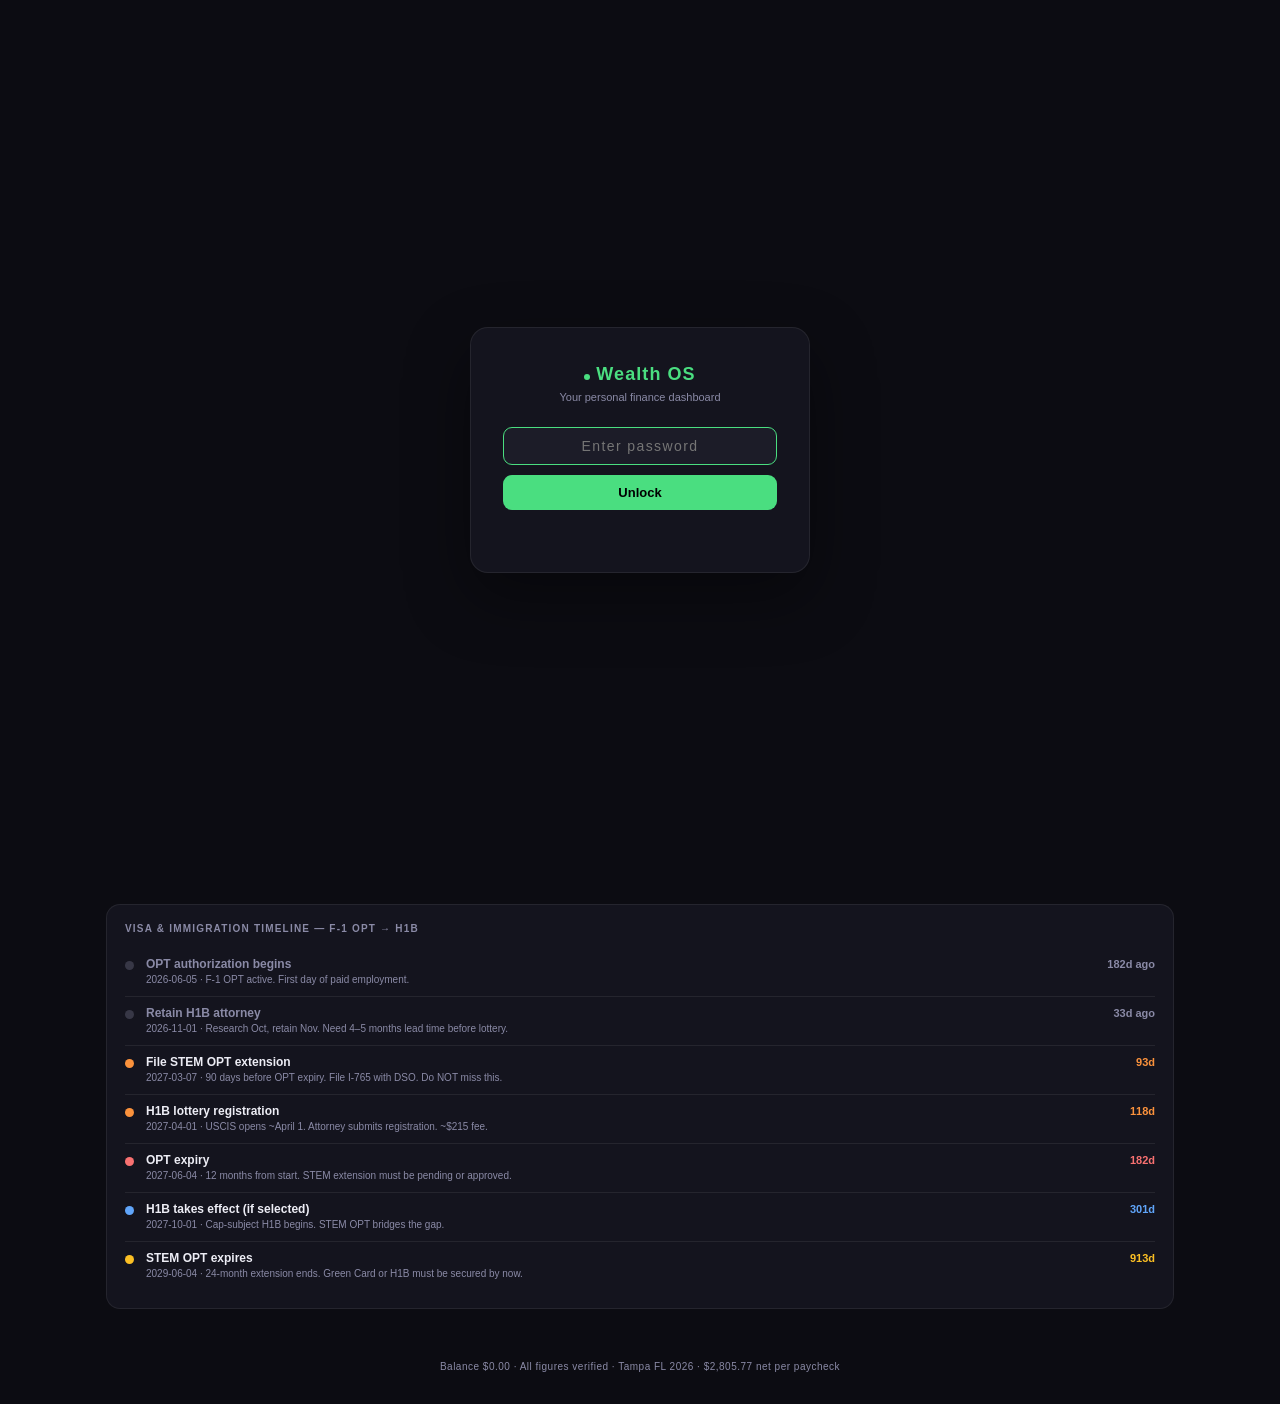
<file: index.html>
<!DOCTYPE html>
<html lang="en">
<head>
  <meta charset="UTF-8">
  <meta name="viewport" content="width=device-width, initial-scale=1.0">
  <!-- SEO & Social -->
  <title>Wealth OS — Tampa 2026</title>
  <meta name="description" content="Personal finance and wealth management dashboard. $87K salary, F-1 OPT, Tampa FL — building wealth from day one.">
  <meta property="og:title" content="Wealth OS — Tampa 2026">
  <meta property="og:description" content="Personal finance dashboard: budget, wealth building, Ghana remittance, and 31-year roadmap.">
  <meta property="og:type" content="website">
  <meta name="theme-color" content="#4ade80">

  <!-- PWA -->
  <link rel="manifest" href="manifest.json">

  <!-- Stylesheets -->
  <link rel="stylesheet" href="css/styles.css">
  <link rel="stylesheet" href="css/print.css">
</head>
<body>

  <!-- Password Gate -->
  <div id="gate" role="dialog" aria-modal="true" aria-label="Login">
    <div id="gate-box">
      <div id="gate-logo"><span class="dot" aria-hidden="true"></span>Wealth OS</div>
      <p id="gate-sub">Your personal finance dashboard</p>
      <form id="gate-form" autocomplete="off">
        <label for="gate-input" class="sr-only">Password</label>
        <input id="gate-input" type="password" placeholder="Enter password" autocomplete="current-password">
        <button type="submit">Unlock</button>
        <p id="gate-err" aria-live="polite"></p>
      </form>
    </div>
  </div>

  <!-- Skip Navigation Link (accessibility) -->
  <a href="#overview" id="skip-link">Skip to main content</a>

  <!-- Navigation / Tablist -->
  <nav id="nav" aria-label="Dashboard sections">
    <span id="navbrand" aria-label="Wealth OS Dashboard"><span class="dot" aria-hidden="true"></span>Wealth OS</span>

    <div role="tablist" aria-label="Dashboard tabs" style="display:flex;gap:2px;flex-wrap:wrap;flex:1">
      <button id="tab-overview"  class="ntab on" role="tab" data-tab="overview"  aria-selected="true"  aria-controls="overview">Overview</button>
      <button id="tab-budget"    class="ntab"    role="tab" data-tab="budget"    aria-selected="false" aria-controls="budget">Budget</button>
      <button id="tab-table"     class="ntab"    role="tab" data-tab="table"     aria-selected="false" aria-controls="table">Full Table</button>
      <button id="tab-wealth"    class="ntab"    role="tab" data-tab="wealth"    aria-selected="false" aria-controls="wealth">Wealth</button>
      <button id="tab-dating"    class="ntab"    role="tab" data-tab="dating"    aria-selected="false" aria-controls="dating">Relationship</button>
      <button id="tab-ghana"     class="ntab"    role="tab" data-tab="ghana"     aria-selected="false" aria-controls="ghana">Ghana</button>
      <button id="tab-roadmap"   class="ntab"    role="tab" data-tab="roadmap"   aria-selected="false" aria-controls="roadmap">Roadmap</button>
      <button id="tab-checklist" class="ntab"    role="tab" data-tab="checklist" aria-selected="false" aria-controls="checklist">Checklist</button>
      <button id="tab-tracker"   class="ntab"    role="tab" data-tab="tracker"   aria-selected="false" aria-controls="tracker">Tracker</button>
      <button id="tab-networth"  class="ntab"    role="tab" data-tab="networth"  aria-selected="false" aria-controls="networth">Net Worth</button>
    </div>

    <button id="theme-toggle" aria-label="Switch to light mode">🌙</button>
  </nav>

  <main>

    <!-- ── Overview ───────────────────────────────────────────────────────── -->
    <section class="sec on" id="overview" role="tabpanel" aria-labelledby="tab-overview" aria-hidden="false" tabindex="-1">
      <div style="padding:8px 0 20px;display:flex;justify-content:space-between;align-items:flex-start;gap:12px">
        <div>
          <div style="font-size:9px;letter-spacing:.15em;text-transform:uppercase;color:var(--muted);margin-bottom:8px">
            Personal Finance Dashboard · Tampa FL · Age 29 · OPT F-1
          </div>
          <h1 style="font-size:clamp(26px,4vw,44px);font-weight:800;line-height:1.05;margin-bottom:6px">
            Your Wealth<br>Starts Here.
          </h1>
          <p style="font-size:13px;color:var(--muted)">
            $87,000 salary · <span style="color:var(--green);font-weight:600">No FL state tax · No FICA on OPT</span> · 26 pay periods · <span id="overview-date-label"></span>
          </p>
        </div>
        <button id="btnPrintOverview" class="tact-btn" style="white-space:nowrap;flex-shrink:0;margin-top:8px" aria-label="Print or save overview as PDF">📄 Save PDF</button>
      </div>

      <div class="kgrid" id="kgrid" aria-label="Key financial metrics"></div>

      <!-- Live spending pulse — populated by renderOverviewTrackerPulse() -->
      <div id="overview-tracker-pulse" style="margin-bottom:16px"></div>

      <div class="g2">
        <div class="card fi">
          <div class="card-title">Allocation breakdown</div>
          <div class="donut-inner">
            <svg id="donutSvg" width="110" height="110" viewBox="0 0 110 110" style="flex-shrink:0"></svg>
            <div class="dleg" id="dleg" aria-label="Category allocation legend"></div>
          </div>
        </div>
        <div class="card fi">
          <div class="card-title">Spending by category</div>
          <div class="blist" id="blist"></div>
        </div>
      </div>

      <div class="accel" aria-label="Year 2 wealth acceleration summary">
        <div class="card-title">Year 2 acceleration — when emergency fund + H1B complete</div>
        <div class="acrow">
          <div class="acn"><div class="acl">Year 1 investing/yr</div><div class="acv" style="color:var(--muted)">$7,233</div></div>
          <div class="arr" aria-hidden="true">→</div>
          <div class="acn"><div class="acl">Year 2+ investing/yr</div><div class="acv" style="color:var(--green)">$16,723</div></div>
          <div class="arr" aria-hidden="true">→</div>
          <div class="acn"><div class="acl">Savings rate yr 2+</div><div class="acv" style="color:var(--green)">35.9%</div></div>
          <p class="acnote">Emergency fund ~Month 23. H1B ~Month 13-18. Redirect <strong style="color:var(--text)">+$365/BW</strong> to brokerage. Wealth building accelerates massively.</p>
        </div>
      </div>

      <!-- Visa / Immigration Timeline -->
      <div class="card" style="margin-top:14px">
        <div class="card-title">Visa &amp; immigration timeline — F-1 OPT → H1B</div>
        <div id="visa-timeline" style="margin-top:6px"></div>
      </div>
    </section>

    <!-- ── Budget ──────────────────────────────────────────────────────────── -->
    <section class="sec" id="budget" role="tabpanel" aria-labelledby="tab-budget" aria-hidden="true" tabindex="-1">
      <div class="sbar">
        <label for="sinp" class="sr-only">Search budget items</label>
        <span class="sico" aria-hidden="true">⌕</span>
        <input class="sinp" type="search" id="sinp" placeholder="Search items..." autocomplete="off">
      </div>
      <div class="vtog" role="group" aria-label="Budget period view" id="budgetVtog">
        <button class="vtb on" aria-pressed="true"  data-view="bw">Biweekly</button>
        <button class="vtb"    aria-pressed="false" data-view="mo">Monthly</button>
        <button class="vtb"    aria-pressed="false" data-view="yr">Annual</button>
      </div>
      <div class="bgrid" id="bgrid"></div>
    </section>

    <!-- ── Full Table ──────────────────────────────────────────────────────── -->
    <section class="sec" id="table" role="tabpanel" aria-labelledby="tab-table" aria-hidden="true" tabindex="-1">
      <div class="vtog" role="group" aria-label="Table period view" id="tableVtog">
        <button class="vtb on" aria-pressed="true"  data-view="bw">Biweekly</button>
        <button class="vtb"    aria-pressed="false" data-view="mo">Monthly</button>
        <button class="vtb"    aria-pressed="false" data-view="yr">Annual</button>
      </div>
      <div class="table-actions">
        <button class="tact-btn primary" id="btnExportCSV" aria-label="Export budget table as CSV file">
          ↓ Export CSV
        </button>
        <button class="tact-btn" id="btnPrint" aria-label="Print this budget table">
          ⎙ Print
        </button>
      </div>
      <div class="card">
        <div class="twrap">
          <table id="ftable">
            <caption class="sr-only">Full budget breakdown — all income and expense line items</caption>
          </table>
        </div>
      </div>
    </section>

    <!-- ── Wealth ──────────────────────────────────────────────────────────── -->
    <section class="sec" id="wealth" role="tabpanel" aria-labelledby="tab-wealth" aria-hidden="true" tabindex="-1">
      <div class="pgrid" id="pgrid" aria-label="Wealth goal progress"></div>
      <div class="g2" style="margin-bottom:14px">
        <div class="card" style="grid-column:1/-1">
          <div class="card-title">Portfolio projection — 7% avg annual return</div>
          <div class="tl" id="tl" style="margin-top:8px" aria-label="31-year wealth projection timeline"></div>
        </div>
      </div>
      <div class="card">
        <div class="card-title">401k &amp; HSA — pre-tax, not in net budget — ask HR Day 1</div>
        <div style="font-size:11px;color:var(--muted);line-height:1.7;max-width:640px">
          <strong style="color:var(--text)">401k match:</strong> If employer matches 4% of $87K =
          <strong style="color:var(--green)">$3,480/yr FREE</strong>.
          Never appears in net take-home — HR deducts pre-tax. Contribute minimum to capture full match on Day 1.
          At 7% over 31 years = <strong style="color:var(--green)">+$380,000+</strong> at retirement.<br><br>
          <strong style="color:var(--text)">HSA:</strong> If employer offers High-Deductible Health Plan, open an HSA immediately.
          Triple tax advantage: pre-tax contributions, tax-free growth, tax-free medical withdrawals. 2026 limit: $4,150/yr.
        </div>
      </div>
    </section>

    <!-- ── Relationship ────────────────────────────────────────────────────── -->
    <section class="sec" id="dating" role="tabpanel" aria-labelledby="tab-dating" aria-hidden="true" tabindex="-1">
      <div class="kgrid" style="margin-bottom:20px" aria-label="Relationship budget metrics">
        <div class="kpi"><div class="kl">Dating/paycheck</div><div class="kv" style="color:var(--orange)">$175</div><div class="ks">6.2% of net</div></div>
        <div class="kpi"><div class="kl">Annual cost</div><div class="kv">$2,836</div><div class="ks">excl ring &amp; wedding</div></div>
        <div class="kpi"><div class="kl">Ring fund/yr</div><div class="kv" style="color:var(--gold)">$1,300</div><div class="ks">ready ~age 32</div></div>
        <div class="kpi"><div class="kl">Wedding fund/yr</div><div class="kv" style="color:var(--purple)">$650</div><div class="ks">target $8-12K</div></div>
      </div>
      <h2 class="sh">Budget breakdown</h2>
      <div class="dgrid" id="dbudg"></div>
      <h2 class="sh">Annual occasions</h2>
      <div class="dgrid" id="docc"></div>
      <h2 class="sh">Free &amp; cheap Tampa dates</h2>
      <div class="dgrid" id="dfree"></div>
      <h2 class="sh">Marriage milestones</h2>
      <div class="dgrid" id="dmarr"></div>
    </section>

    <!-- ── Ghana ──────────────────────────────────────────────────────────── -->
    <section class="sec" id="ghana" role="tabpanel" aria-labelledby="tab-ghana" aria-hidden="true" tabindex="-1">
      <div class="ghl" role="region" aria-label="Ghana family support overview">
        <div class="ghlt"><span aria-hidden="true">🌍</span> You carry 9 people. This is their lifeline.</div>
        <div class="ghpills" aria-label="Key remittance facts">
          <div class="ghp"><strong>$295/BW</strong> total</div>
          <div class="ghp"><strong>$7,670/yr</strong> annual</div>
          <div class="ghp"><strong>10.5%</strong> of net</div>
          <div class="ghp">Use <strong>Lemfi/Sendwave</strong> — fees 0-1%</div>
          <div class="ghp"><strong>NEVER</strong> Western Union (5-8% fees)</div>
          <div class="ghp">Drops to <strong>9.4%</strong> after emergency fund hits $1,500</div>
        </div>
      </div>
      <div class="bgrid" id="ggrid"></div>
      <div class="card" style="margin-top:14px">
        <div class="card-title">Long-term Ghana plan</div>
        <div id="gplan" style="display:flex;flex-direction:column;gap:12px;margin-top:4px"></div>
      </div>
    </section>

    <!-- ── Roadmap ────────────────────────────────────────────────────────── -->
    <section class="sec" id="roadmap" role="tabpanel" aria-labelledby="tab-roadmap" aria-hidden="true" tabindex="-1">
      <div class="rgrid" id="rgrid" aria-label="5-phase wealth and career roadmap"></div>
    </section>

    <!-- ── Checklist ──────────────────────────────────────────────────────── -->
    <section class="sec" id="checklist" role="tabpanel" aria-labelledby="tab-checklist" aria-hidden="true" tabindex="-1">
      <div style="margin-bottom:14px">
        <div style="font-size:9px;color:var(--muted);letter-spacing:.1em;text-transform:uppercase;margin-bottom:5px">Progress</div>
        <div class="cpbar" role="progressbar" aria-valuemin="0" aria-valuemax="100" aria-valuenow="0">
          <div class="cpfill" id="cpfill"></div>
        </div>
        <div id="ccount" style="font-size:10px;color:var(--muted);margin-top:4px" aria-live="polite" aria-atomic="true"></div>
      </div>
      <div class="clist" id="clist" aria-label="Action checklist — click to mark complete"></div>
    </section>


    <!-- ── Tracker ──────────────────────────────────────────────────────────── -->
    <section class="sec" id="tracker" role="tabpanel" aria-labelledby="tab-tracker" aria-hidden="true" tabindex="-1">

      <!-- Period navigation header -->
      <div id="tracker-period-header"></div>

      <!-- KPI summary -->
      <div class="kgrid" id="tracker-kpis" aria-label="Pay period spending summary"></div>

      <!-- Period notes — auto-saved per pay period -->
      <div id="tracker-notes-wrap" style="margin-bottom:14px"></div>

      <!-- Insights strip -->
      <div class="card" style="margin-bottom:14px;padding:12px 16px">
        <div class="card-title" style="margin-bottom:8px">Pulse</div>
        <div id="tracker-insights"></div>
      </div>

      <div class="g2" style="margin-bottom:14px">
        <!-- Add transaction form -->
        <div class="card fi">
          <div class="card-title">Log a transaction</div>
          <div id="tracker-form-container" style="margin-top:10px"></div>
        </div>

        <!-- Planned vs Actual chart -->
        <div class="card fi" style="overflow-y:auto;max-height:520px">
          <div class="card-title">Planned vs actual — this period</div>
          <div id="tracker-chart" style="margin-top:10px"></div>
        </div>
      </div>

      <!-- Transaction log -->
      <div class="card">
        <div class="card-title">Transaction log</div>
        <div id="tracker-log"></div>
      </div>

      <!-- Multi-period spending comparison -->
      <div id="tracker-multi-period"></div>

      <!-- Backup & Restore -->
      <div id="tracker-backup"></div>

    </section>

    <!-- ── Net Worth ─────────────────────────────────────────────────────────── -->
    <section class="sec" id="networth" role="tabpanel" aria-labelledby="tab-networth" aria-hidden="true" tabindex="-1">
      <!-- KPI summary -->
      <div class="kgrid" id="nw-kpis" style="margin-bottom:16px" aria-label="Net worth summary"></div>

      <div class="g2" style="margin-bottom:14px">
        <!-- Add snapshot form -->
        <div class="card fi">
          <div class="card-title">Add snapshot</div>
          <div id="nw-form-container" style="margin-top:10px"></div>
        </div>

        <!-- Latest breakdown -->
        <div class="card fi">
          <div class="card-title">Latest breakdown</div>
          <div id="nw-breakdown" class="blist" style="margin-top:10px"></div>
        </div>
      </div>

      <!-- Trend chart -->
      <div class="card" style="margin-bottom:14px">
        <div class="card-title">Net worth over time</div>
        <div id="nw-chart" style="margin-top:8px"></div>
      </div>

      <!-- History -->
      <div class="card" style="margin-bottom:14px">
        <div class="card-title">Snapshot history</div>
        <div id="nw-history" style="margin-top:8px"></div>
      </div>

      <!-- Credit score tracker -->
      <div class="card">
        <div class="card-title">Credit score tracker</div>
        <div id="cs-section" style="margin-top:8px"></div>
      </div>
    </section>

  </main>

  <footer style="text-align:center;padding:32px 16px;font-size:10px;color:var(--muted);letter-spacing:.05em;position:relative;z-index:1" role="contentinfo">
    Balance $0.00 · All figures verified · Tampa FL 2026 · $2,805.77 net per paycheck
  </footer>

  <!-- Scripts: data first, then tracker, then networth, then app logic -->
  <script src="js/data.js" defer></script>
  <script src="js/tracker.js" defer></script>
  <script src="js/networth.js" defer></script>
  <script src="js/app.js" defer></script>

</body>
</html>
</file>
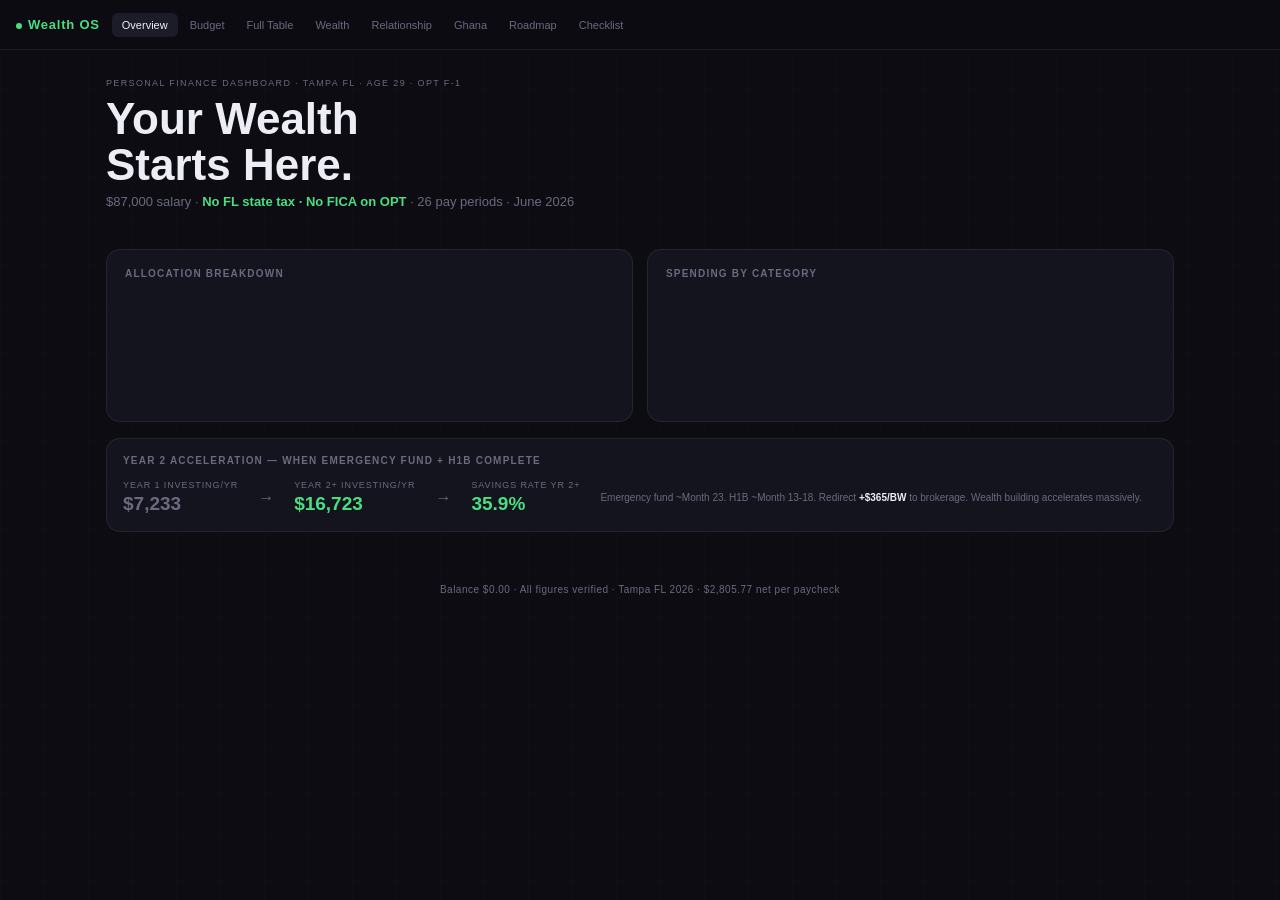
<file: WealthOS_Dashboard.html>
<!DOCTYPE html>
<html lang="en">
<head>
<meta charset="UTF-8">
<meta name="viewport" content="width=device-width, initial-scale=1.0">
<title>Wealth OS — Tampa 2026</title>
<style>
*{margin:0;padding:0;box-sizing:border-box}
:root{
  --bg:#0c0c12;--surf:#14141e;--surf2:#1c1c28;
  --border:rgba(255,255,255,0.07);--brig:rgba(255,255,255,0.13);
  --text:#ededf5;--muted:#6a6a80;
  --green:#4ade80;--purple:#a78bfa;--orange:#fb923c;
  --gold:#fbbf24;--red:#f87171;--blue:#60a5fa;--teal:#2dd4bf;--pink:#f472b6;
}
body{font-family:-apple-system,BlinkMacSystemFont,'Segoe UI',sans-serif;background:var(--bg);color:var(--text);min-height:100vh;overflow-x:hidden}
body::before{content:'';position:fixed;inset:0;background-image:linear-gradient(rgba(255,255,255,0.012) 1px,transparent 1px),linear-gradient(90deg,rgba(255,255,255,0.012) 1px,transparent 1px);background-size:44px 44px;pointer-events:none;z-index:0}
#nav{position:sticky;top:0;z-index:50;background:rgba(12,12,18,0.95);backdrop-filter:blur(16px);border-bottom:1px solid var(--border);padding:0 16px;display:flex;align-items:center;gap:2px;min-height:50px;flex-wrap:wrap}
#navbrand{font-size:13px;font-weight:700;color:var(--green);letter-spacing:.06em;margin-right:10px;white-space:nowrap}
.ntab{font-size:11px;font-weight:500;color:var(--muted);background:none;border:none;cursor:pointer;padding:6px 10px;border-radius:6px;transition:all .15s;white-space:nowrap}
.ntab:hover{color:var(--text);background:var(--surf2)}.ntab.on{color:var(--text);background:var(--surf2)}
.sec{display:none;padding:20px 16px;max-width:1100px;margin:0 auto;position:relative;z-index:1}.sec.on{display:block}
.card{background:var(--surf);border:1px solid var(--border);border-radius:14px;padding:18px;transition:border-color .2s}.card:hover{border-color:var(--brig)}
.card-title{font-size:10px;letter-spacing:.12em;text-transform:uppercase;color:var(--muted);margin-bottom:14px;font-weight:600}
.kgrid{display:grid;grid-template-columns:repeat(auto-fit,minmax(140px,1fr));gap:10px;margin-bottom:20px}
.kpi{background:var(--surf);border:1px solid var(--border);border-radius:12px;padding:14px;transition:all .2s}.kpi:hover{border-color:var(--brig);transform:translateY(-1px)}
.kl{font-size:9px;letter-spacing:.1em;text-transform:uppercase;color:var(--muted);margin-bottom:6px}.kv{font-size:21px;font-weight:700}.ks{font-size:10px;color:var(--muted);margin-top:3px}
.g2{display:grid;grid-template-columns:1fr 1fr;gap:14px;margin-bottom:16px}
@media(max-width:600px){.g2{grid-template-columns:1fr}}
.donut-inner{display:flex;align-items:center;gap:18px}
.dleg{flex:1;display:flex;flex-direction:column;gap:6px}
.dli{display:flex;align-items:center;gap:7px;font-size:11px}.dlid{width:8px;height:8px;border-radius:2px;flex-shrink:0}
.dlin{flex:1;color:var(--muted)}.dliv{font-size:11px;font-weight:600}.dlip{font-size:10px;color:var(--muted);min-width:34px;text-align:right}
.blist{display:flex;flex-direction:column;gap:9px}
.bitem .bh{display:flex;justify-content:space-between;font-size:11px;margin-bottom:3px}
.bname{color:var(--muted)}.bamnt{font-weight:600}
.btrack{height:4px;background:rgba(255,255,255,0.06);border-radius:99px;overflow:hidden}.bfill{height:100%;border-radius:99px}
.vtog{display:flex;gap:3px;background:var(--surf);border:1px solid var(--border);border-radius:7px;padding:3px;margin-bottom:16px;width:fit-content}
.vtb{font-size:11px;font-weight:500;color:var(--muted);background:none;border:none;cursor:pointer;padding:4px 11px;border-radius:5px;transition:all .15s}.vtb.on{background:var(--surf2);color:var(--text)}
.bgrid{display:grid;grid-template-columns:repeat(auto-fill,minmax(300px,1fr));gap:10px}
.bcard{background:var(--surf);border:1px solid var(--border);border-radius:14px;overflow:hidden;transition:all .2s}.bcard:hover{border-color:var(--brig);transform:translateY(-2px);box-shadow:0 8px 24px rgba(0,0,0,.3)}
.bch{padding:12px 14px;display:flex;align-items:center;justify-content:space-between;border-bottom:1px solid var(--border)}
.bchl{display:flex;align-items:center;gap:8px}.bcname{font-size:13px;font-weight:700}.bcpct{font-size:10px;color:var(--muted);background:var(--surf2);padding:1px 6px;border-radius:4px}.bctot{font-size:13px;font-weight:700;color:var(--green)}
.bcbar{height:2px;background:linear-gradient(90deg,var(--brig),transparent);margin:0 14px 6px}
.bitem2{display:flex;align-items:flex-start;justify-content:space-between;padding:5px 14px;transition:background .1s}.bitem2:hover{background:rgba(255,255,255,.02)}
.biml{display:flex;align-items:flex-start;gap:7px;flex:1}.bimd{width:5px;height:5px;border-radius:50%;background:var(--border);flex-shrink:0;margin-top:4px}.bimd.b{background:var(--purple)}
.bimn{font-size:11px;color:var(--muted);line-height:1.3}.bimno{font-size:9px;color:rgba(106,106,128,.7);margin-top:1px}.bima{font-size:12px;font-weight:600;flex-shrink:0;padding-left:8px}.bima.z{color:var(--red);opacity:.7}
.sbar{position:relative;margin-bottom:14px}
.sinp{width:100%;padding:9px 12px 9px 32px;background:var(--surf);border:1px solid var(--border);border-radius:9px;color:var(--text);font-size:12px;outline:none;transition:border-color .2s}.sinp:focus{border-color:var(--brig)}.sico{position:absolute;left:10px;top:50%;transform:translateY(-50%);color:var(--muted);font-size:13px;pointer-events:none}
.twrap{overflow-x:auto}
table{width:100%;border-collapse:collapse;font-size:11px}
thead th{font-size:9px;letter-spacing:.1em;text-transform:uppercase;color:var(--muted);padding:7px 10px;border-bottom:1px solid var(--border);text-align:right;font-weight:600}
thead th:first-child{text-align:left}
tbody tr{border-bottom:1px solid rgba(255,255,255,.025)}tbody tr:hover{background:rgba(255,255,255,.018)}
tbody td{padding:7px 10px;color:var(--muted);text-align:right}tbody td:first-child{text-align:left;color:var(--text)}
.sr td{font-weight:700;background:var(--surf2);color:var(--text)}.tg{color:var(--green)!important;font-weight:700}.tm{color:var(--muted)!important;font-size:10px!important}
.pgrid{display:grid;grid-template-columns:repeat(auto-fill,minmax(200px,1fr));gap:10px;margin-bottom:18px}
.pc{background:var(--surf);border:1px solid var(--border);border-radius:12px;padding:14px}
.pcl{font-size:10px;color:var(--muted);margin-bottom:3px}.pca{font-size:19px;font-weight:700;margin-bottom:2px}.pcs{font-size:10px;color:var(--muted);margin-bottom:8px}
.pbar{height:3px;background:rgba(255,255,255,.06);border-radius:99px;overflow:hidden}.pfill{height:100%;border-radius:99px}.pcpct{font-size:9px;color:var(--muted);margin-top:4px}
.tl{position:relative;padding-left:20px}.tl::before{content:'';position:absolute;left:0;top:6px;bottom:6px;width:1px;background:var(--border)}
.tli{position:relative;margin-bottom:18px}.tli::before{content:'';position:absolute;left:-24px;top:5px;width:8px;height:8px;border-radius:50%;border:1.5px solid var(--brig);background:var(--bg);transition:all .2s}.tli:hover::before{background:var(--green);border-color:var(--green);box-shadow:0 0 8px var(--green)}
.tla{font-size:9px;color:var(--muted);letter-spacing:.08em;text-transform:uppercase;margin-bottom:2px}.tlp{font-size:18px;font-weight:700;color:var(--green);margin-bottom:2px}.tls{font-size:11px;color:var(--muted)}
.dgrid{display:grid;grid-template-columns:repeat(auto-fill,minmax(230px,1fr));gap:10px;margin-bottom:24px}
.dc{background:var(--surf);border:1px solid var(--border);border-radius:12px;padding:14px;transition:all .2s}.dc:hover{border-color:var(--brig)}
.dtag{font-size:9px;letter-spacing:.1em;text-transform:uppercase;color:var(--orange);margin-bottom:6px}.dtit{font-size:13px;font-weight:600;margin-bottom:3px}.dbud{font-size:14px;font-weight:700;color:var(--green)}.dnote{font-size:10px;color:var(--muted);margin-top:4px;line-height:1.4}
.ftag{display:inline-block;background:rgba(74,222,128,.1);color:var(--green);font-size:9px;padding:1px 6px;border-radius:4px;margin-bottom:4px}
.ghl{background:linear-gradient(135deg,rgba(248,113,113,.07),rgba(248,113,113,.02));border:1px solid rgba(248,113,113,.2);border-radius:12px;padding:14px;margin-bottom:18px}
.ghlt{font-size:14px;font-weight:700;color:var(--red);margin-bottom:8px}
.ghpills{display:flex;flex-wrap:wrap;gap:6px}.ghp{font-size:10px;background:rgba(255,255,255,.04);border:1px solid var(--border);border-radius:5px;padding:3px 8px;color:var(--muted)}.ghp strong{color:var(--text)}
.rgrid{display:grid;grid-template-columns:repeat(auto-fill,minmax(260px,1fr));gap:10px}
.rc{background:var(--surf);border:1px solid var(--border);border-radius:12px;padding:14px;transition:all .2s}.rc:hover{border-color:var(--brig)}
.rph{font-size:9px;letter-spacing:.12em;text-transform:uppercase;margin-bottom:8px;font-weight:600}
.rit{display:flex;align-items:flex-start;gap:7px;font-size:11px;color:var(--muted);line-height:1.4;margin-bottom:6px}.rd{width:4px;height:4px;border-radius:50%;background:var(--green);flex-shrink:0;margin-top:5px}.rd.o{background:var(--orange)}.rd.p{background:var(--purple)}.rd.t{background:var(--teal)}
.clist{display:flex;flex-direction:column;gap:7px}
.ci{display:flex;align-items:flex-start;gap:9px;background:var(--surf);border:1px solid var(--border);border-radius:9px;padding:11px 12px;transition:all .2s;cursor:pointer}.ci:hover{border-color:var(--brig)}.ci.done{opacity:.5;border-color:rgba(74,222,128,.15)}
.cbox{width:17px;height:17px;border-radius:4px;border:1.5px solid var(--brig);display:flex;align-items:center;justify-content:center;flex-shrink:0;margin-top:1px;transition:all .2s}.ci.done .cbox{background:var(--green);border-color:var(--green)}
.ctick{display:none;font-size:9px;font-weight:800;color:#000}.ci.done .ctick{display:block}
.cc{flex:1}.ctit{font-size:12px;font-weight:600;margin-bottom:2px}.cdesc{font-size:10px;color:var(--muted);line-height:1.4}
.ctag{font-size:8px;letter-spacing:.07em;text-transform:uppercase;padding:2px 6px;border-radius:4px;flex-shrink:0;margin-top:1px;font-weight:600}
.tu{background:rgba(248,113,113,.12);color:var(--red)}.t1{background:rgba(251,191,36,.12);color:var(--gold)}.t2{background:rgba(167,139,250,.12);color:var(--purple)}.t3{background:rgba(74,222,128,.12);color:var(--green)}
.cpbar{height:3px;background:rgba(255,255,255,.06);border-radius:99px;overflow:hidden;max-width:280px;margin:6px 0}.cpfill{height:100%;background:var(--green);border-radius:99px;transition:width .4s}
.accel{background:var(--surf);border:1px solid var(--border);border-radius:14px;padding:16px;margin-top:14px}
.acrow{display:flex;gap:20px;flex-wrap:wrap;align-items:center}
.acn .acl{font-size:9px;letter-spacing:.1em;text-transform:uppercase;color:var(--muted);margin-bottom:3px}.acn .acv{font-size:19px;font-weight:700}
.arr{color:var(--muted);font-size:16px;display:flex;align-items:center}
.acnote{font-size:10px;color:var(--muted);flex:1;min-width:160px;line-height:1.5}
@keyframes fadein{from{opacity:0;transform:translateY(10px)}to{opacity:1;transform:translateY(0)}}
.fi{animation:fadein .4s both}
@keyframes pulse{0%,100%{opacity:1}50%{opacity:.3}}
.dot{width:6px;height:6px;border-radius:50%;background:var(--green);display:inline-block;margin-right:6px;animation:pulse 2s infinite}
::-webkit-scrollbar{width:4px;height:4px}::-webkit-scrollbar-track{background:transparent}::-webkit-scrollbar-thumb{background:var(--brig);border-radius:2px}
.sh{font-size:10px;letter-spacing:.12em;text-transform:uppercase;color:var(--muted);margin-bottom:10px;font-weight:600}
</style>
</head>
<body>
<div id="nav">
  <span id="navbrand"><span class="dot"></span>Wealth OS</span>
  <button class="ntab on" onclick="show('overview',this)">Overview</button>
  <button class="ntab" onclick="show('budget',this)">Budget</button>
  <button class="ntab" onclick="show('table',this)">Full Table</button>
  <button class="ntab" onclick="show('wealth',this)">Wealth</button>
  <button class="ntab" onclick="show('dating',this)">Relationship</button>
  <button class="ntab" onclick="show('ghana',this)">Ghana</button>
  <button class="ntab" onclick="show('roadmap',this)">Roadmap</button>
  <button class="ntab" onclick="show('checklist',this)">Checklist</button>
</div>

<div class="sec on" id="overview">
  <div style="padding:8px 0 20px">
    <div style="font-size:9px;letter-spacing:.15em;text-transform:uppercase;color:var(--muted);margin-bottom:8px">Personal Finance Dashboard · Tampa FL · Age 29 · OPT F-1</div>
    <div style="font-size:clamp(26px,4vw,44px);font-weight:800;line-height:1.05;margin-bottom:6px">Your Wealth<br>Starts Here.</div>
    <div style="font-size:13px;color:var(--muted)">$87,000 salary · <span style="color:var(--green);font-weight:600">No FL state tax · No FICA on OPT</span> · 26 pay periods · June 2026</div>
  </div>
  <div class="kgrid" id="kgrid"></div>
  <div class="g2">
    <div class="card fi"><div class="card-title">Allocation breakdown</div><div class="donut-inner"><svg id="donutSvg" width="110" height="110" viewBox="0 0 110 110" style="flex-shrink:0"></svg><div class="dleg" id="dleg"></div></div></div>
    <div class="card fi"><div class="card-title">Spending by category</div><div class="blist" id="blist"></div></div>
  </div>
  <div class="accel"><div class="card-title">Year 2 acceleration — when emergency fund + H1B complete</div>
    <div class="acrow">
      <div class="acn"><div class="acl">Year 1 investing/yr</div><div class="acv" style="color:var(--muted)">$7,233</div></div>
      <div class="arr">→</div>
      <div class="acn"><div class="acl">Year 2+ investing/yr</div><div class="acv" style="color:var(--green)">$16,723</div></div>
      <div class="arr">→</div>
      <div class="acn"><div class="acl">Savings rate yr 2+</div><div class="acv" style="color:var(--green)">35.9%</div></div>
      <div class="acnote">Emergency fund ~Month 23. H1B ~Month 13-18. Redirect <strong style="color:var(--text)">+$365/BW</strong> to brokerage. Wealth building accelerates massively.</div>
    </div>
  </div>
</div>

<div class="sec" id="budget">
  <div class="sbar"><span class="sico">⌕</span><input class="sinp" type="text" placeholder="Search items..." id="sinp" oninput="filterB()"></div>
  <div class="vtog"><button class="vtb on" onclick="setBV('bw',this)">Biweekly</button><button class="vtb" onclick="setBV('mo',this)">Monthly</button><button class="vtb" onclick="setBV('yr',this)">Annual</button></div>
  <div class="bgrid" id="bgrid"></div>
</div>

<div class="sec" id="table">
  <div class="vtog"><button class="vtb on" onclick="setTV('bw',this)">Biweekly</button><button class="vtb" onclick="setTV('mo',this)">Monthly</button><button class="vtb" onclick="setTV('yr',this)">Annual</button></div>
  <div class="card"><div class="twrap"><table id="ftable"></table></div></div>
</div>

<div class="sec" id="wealth">
  <div class="pgrid" id="pgrid"></div>
  <div class="g2" style="margin-bottom:14px">
    <div class="card" style="grid-column:1/-1"><div class="card-title">Portfolio projection — 7% avg annual return</div><div class="tl" id="tl" style="margin-top:8px"></div></div>
  </div>
  <div class="card"><div class="card-title">401k &amp; HSA — pre-tax, not in net budget — ask HR Day 1</div>
    <div style="font-size:11px;color:var(--muted);line-height:1.7;max-width:640px">
      <strong style="color:var(--text)">401k match:</strong> If employer matches 4% of $87K = <strong style="color:var(--green)">$3,480/yr FREE</strong>. Never appears in net take-home — HR deducts pre-tax. Contribute minimum to capture full match on Day 1. At 7% over 31 years = <strong style="color:var(--green)">+$380,000+</strong> at retirement.<br><br>
      <strong style="color:var(--text)">HSA:</strong> If employer offers High-Deductible Health Plan, open an HSA immediately. Triple tax advantage: pre-tax contributions, tax-free growth, tax-free medical withdrawals. 2026 limit: $4,150/yr.
    </div>
  </div>
</div>

<div class="sec" id="dating">
  <div class="kgrid" style="margin-bottom:20px">
    <div class="kpi"><div class="kl">Dating/paycheck</div><div class="kv" style="color:var(--orange)">$175</div><div class="ks">6.2% of net</div></div>
    <div class="kpi"><div class="kl">Annual cost</div><div class="kv">$2,836</div><div class="ks">excl ring & wedding</div></div>
    <div class="kpi"><div class="kl">Ring fund/yr</div><div class="kv" style="color:var(--gold)">$1,300</div><div class="ks">ready ~age 32</div></div>
    <div class="kpi"><div class="kl">Wedding fund/yr</div><div class="kv" style="color:var(--purple)">$650</div><div class="ks">target $8-12K</div></div>
  </div>
  <div class="sh">Budget breakdown</div><div class="dgrid" id="dbudg"></div>
  <div class="sh">Annual occasions</div><div class="dgrid" id="docc"></div>
  <div class="sh">Free &amp; cheap Tampa dates</div><div class="dgrid" id="dfree"></div>
  <div class="sh">Marriage milestones</div><div class="dgrid" id="dmarr"></div>
</div>

<div class="sec" id="ghana">
  <div class="ghl"><div class="ghlt">🌍 You carry 9 people. This is their lifeline.</div>
    <div class="ghpills">
      <div class="ghp"><strong>$295/BW</strong> total</div><div class="ghp"><strong>$7,670/yr</strong> annual</div>
      <div class="ghp"><strong>10.5%</strong> of net</div><div class="ghp">Use <strong>Lemfi/Sendwave</strong> — fees 0-1%</div>
      <div class="ghp"><strong>NEVER</strong> Western Union (5-8% fees)</div>
      <div class="ghp">Drops to <strong>9.4%</strong> after emergency fund hits $1,500</div>
    </div>
  </div>
  <div class="bgrid" id="ggrid"></div>
  <div class="card" style="margin-top:14px"><div class="card-title">Long-term Ghana plan</div><div id="gplan" style="display:flex;flex-direction:column;gap:12px;margin-top:4px"></div></div>
</div>

<div class="sec" id="roadmap"><div class="rgrid" id="rgrid"></div></div>

<div class="sec" id="checklist">
  <div style="margin-bottom:14px">
    <div style="font-size:9px;color:var(--muted);letter-spacing:.1em;text-transform:uppercase;margin-bottom:5px">Progress</div>
    <div class="cpbar"><div class="cpfill" id="cpfill"></div></div>
    <div id="ccount" style="font-size:10px;color:var(--muted);margin-top:4px"></div>
  </div>
  <div class="clist" id="clist"></div>
</div>

<div style="text-align:center;padding:32px 16px;font-size:10px;color:var(--muted);letter-spacing:.05em;position:relative;z-index:1">Balance $0.00 · All figures verified · Tampa FL 2026 · $2,805.77 net per paycheck</div>

<script>
const NET=2805.77;
const S=[
  {id:"giving",l:"Giving",e:"🙏",c:"#a78bfa",items:[{n:"Tithe (10% of net)",bw:280.58,nt:"First fruits. Auto-transfer on payday."},{n:"Offering",bw:20,nt:"$10 every Sunday"}],sub:300.58},
  {id:"housing",l:"Housing",e:"🏠",c:"#60a5fa",items:[{n:"Rent",bw:400,nt:"Half of $800/mo"},{n:"Electricity & Water",bw:100,nt:"Tampa avg ~$218/mo",b:1},{n:"Internet",bw:35,nt:"Half of ~$70/mo"}],sub:535},
  {id:"transport",l:"Transport",e:"🚗",c:"#34d399",items:[{n:"Car Insurance",bw:127.50,nt:"Half of $255/mo"},{n:"Fuel",bw:46,nt:"$46 every 2 weeks"},{n:"Car Maintenance",bw:60,nt:"$1,560/yr oil, tires, repairs",b:1},{n:"Car Wash",bw:12.50,nt:"Half of $25/mo"}],sub:246},
  {id:"subs",l:"Subscriptions",e:"📱",c:"#f472b6",items:[{n:"Phone Plan",bw:15,nt:"$30/mo ÷ 2"},{n:"Apple Music",bw:3.50,nt:"$7/mo ÷ 2"},{n:"ChatGPT",bw:10,nt:"$20/mo ÷ 2"},{n:"Claude",bw:10,nt:"$20/mo ÷ 2"},{n:"Google Subscription",bw:5,nt:"$10/mo ÷ 2"}],sub:43.50},
  {id:"living",l:"Daily Living",e:"🛒",c:"#fb923c",items:[{n:"Groceries",bw:175,nt:"Walmart, Aldi, African stores",b:1},{n:"Household Supplies",bw:20,nt:"Cleaning, kitchen basics",b:1},{n:"Personal Care & Grooming",bw:40,nt:"Haircut, cologne, skincare",b:1},{n:"Clothing Fund",bw:50,nt:"Ross/TJ Maxx",b:1},{n:"Solo Dining Out",bw:30,nt:"~2 solo meals/week",b:1},{n:"Medical / Pharmacy",bw:35,nt:"Copays + dental/vision reserve",b:1},{n:"Health Insurance",bw:0,nt:"⚠️ Fill in on Day 1",b:1},{n:"Term Life Insurance ($500K)",bw:12.50,nt:"Policygenius/Haven Life"},{n:"Renters Insurance",bw:8,nt:"Lemonade or State Farm"},{n:"Gym / Fitness",bw:10,nt:"Planet Fitness $10/mo",b:1},{n:"Mental Health / Therapy",bw:15,nt:"1 session/mo",b:1},{n:"Miscellaneous",bw:30,nt:"Buffer. If unused → brokerage",b:1}],sub:425.50},
  {id:"relationship",l:"Relationship",e:"💑",c:"#fb7185",items:[{n:"Dating Fund",bw:75,nt:"~$150/mo. Bayshore, Ybor, dinner",b:1},{n:"Special Occasions",bw:25,nt:"Birthday, Valentine's, anniversary",b:1},{n:"Engagement Ring Fund",bw:50,nt:"$1,300/yr → ring ~age 32",b:1},{n:"Wedding Fund",bw:25,nt:"$650/yr. Tampa wedding $8-12K",b:1}],sub:175},
  {id:"explore",l:"Exploration",e:"🗺️",c:"#38bdf8",items:[{n:"Local Tampa Exploration",bw:25,nt:"Beaches, Ybor, Riverwalk",b:1},{n:"Travel Fund",bw:50,nt:"Miami, Orlando, Atlanta, trips",b:1}],sub:75},
  {id:"ghana",l:"Ghana Family",e:"🌍",c:"#f87171",items:[{n:"Monthly Remittance",bw:150,nt:"$300/mo. Lemfi fees 0-1%",b:1},{n:"Ghana Flight Fund",bw:75,nt:"$1,950/yr. TPA→ACC ~$900-1,400",b:1},{n:"Family Emergency/Gift Fund",bw:25,nt:"School fees, medical, gifts",b:1},{n:"Sibling Development Fund",bw:15,nt:"Firstborn of 10",b:1},{n:"Emergency Ghana Travel",bw:30,nt:"Save to $1,500. Last-minute flights",b:1}],sub:295},
  {id:"annual",l:"Annual Irregular",e:"📅",c:"#86efac",items:[{n:"Tax Filing — Sprintax NR",bw:6,nt:"~$150/yr. NOT TurboTax"},{n:"Car Registration FL",bw:3,nt:"~$75/yr"},{n:"Annual App Renewals",bw:5,nt:"Amazon Prime etc."},{n:"Immigration Attorney",bw:10,nt:"Annual check-in",b:1},{n:"CPA / Tax Advisor",bw:8,nt:"International tax specialist",b:1}],sub:32},
  {id:"profdev",l:"Professional Dev",e:"🎓",c:"#86efac",items:[{n:"Courses, Books & Certs",bw:20,nt:"Udemy, Coursera. 10x ROI",b:1},{n:"Career Strategy Fund",bw:15,nt:"Job-hop readiness",b:1}],sub:35},
  {id:"wealth",l:"Wealth Building",e:"📈",c:"#4ade80",items:[{n:"Emergency Fund → HYSA",bw:250,nt:"Target $15K ~23 months. 4-5% APY",b:1},{n:"H1B Legal Fund",bw:115,nt:"$3K by Month 12",b:1},{n:"Taxable Brokerage (fixed)",bw:150,nt:"VOO/VTI. Fidelity/Schwab",b:1},{n:"Additional Brokerage",bw:128.19,nt:"Every remaining dollar → index funds"}],sub:643.19},
];
const ML=[
  {age:30,yr:1,p:"$18,521",s:"Foundation. Emergency $6.5K. H1B $3K."},
  {age:31,yr:2,p:"$58,000",s:"H1B filed. Emergency done. +$365/BW investing."},
  {age:32,yr:3,p:"$103,000",s:"Ring ready. First Ghana trip paid for."},
  {age:33,yr:4,p:"$155,000",s:"Married. Wedding funded. Net worth ~$160K."},
  {age:35,yr:6,p:"$272,000",s:"Home down payment ready."},
  {age:40,yr:11,p:"$630,000",s:"Net worth $600K+. Ghana property owned."},
  {age:50,yr:21,p:"$1,800,000",s:"Financial independence possible."},
  {age:60,yr:31,p:"$4,300,000",s:"Retirement funded. Legacy secured."},
];
let bv='bw',tv='bw';
function f(v,m){const mul=m==='mo'?26/12:m==='yr'?26:1;return '$'+(v*mul).toLocaleString('en-US',{minimumFractionDigits:2,maximumFractionDigits:2})}
function show(id,btn){document.querySelectorAll('.sec').forEach(s=>s.classList.remove('on'));document.querySelectorAll('.ntab').forEach(t=>t.classList.remove('on'));document.getElementById(id).classList.add('on');btn.classList.add('on')}
// KPIs
[{l:'Net / Paycheck',v:'$2,806',s:'every 2 weeks',c:'var(--green)'},{l:'Net / Month',v:'$6,079',s:'×26÷12 correct',c:''},{l:'Net / Year',v:'$72,950',s:'after $14,050 tax',c:''},{l:'Savings Rate',v:'22.9%',s:'benchmark >20% ✓',c:'var(--purple)'},{l:'Year 1 Saved',v:'$16,723',s:'investing + reserves',c:'var(--gold)'},{l:'Age 60 Projection',v:'$4.3M+',s:'at 7% avg return',c:'var(--orange)'}].forEach(k=>{document.getElementById('kgrid').innerHTML+=`<div class="kpi"><div class="kl">${k.l}</div><div class="kv" style="color:${k.c||'var(--text)'}">${k.v}</div><div class="ks">${k.s}</div></div>`});
// DONUT
(function(){const svg=document.getElementById('donutSvg'),cx=55,cy=55,r=38,sw=12,ci=2*Math.PI*r;let off=0;S.forEach(s=>{const pct=s.sub/NET,dash=pct*ci,gap=ci-dash,c=document.createElementNS('http://www.w3.org/2000/svg','circle');c.setAttribute('cx',cx);c.setAttribute('cy',cy);c.setAttribute('r',r);c.setAttribute('fill','none');c.setAttribute('stroke',s.c);c.setAttribute('stroke-width',sw);c.setAttribute('stroke-dasharray',`${dash} ${gap}`);c.setAttribute('stroke-dashoffset',String(-off*ci));c.setAttribute('transform',`rotate(-90 ${cx} ${cy})`);svg.appendChild(c);off+=pct});['$2,806','per paycheck'].forEach((txt,i)=>{const t=document.createElementNS('http://www.w3.org/2000/svg','text');t.setAttribute('x',cx);t.setAttribute('y',i?cy+7:cy-4);t.setAttribute('text-anchor','middle');t.setAttribute('fill',i?'#6a6a80':'#ededf5');t.setAttribute('font-size',i?'7':'10');t.setAttribute('font-weight',i?'400':'700');t.textContent=txt;svg.appendChild(t)});const leg=document.getElementById('dleg');[...S].sort((a,b)=>b.sub-a.sub).slice(0,7).forEach(s=>{leg.innerHTML+=`<div class="dli"><div class="dlid" style="background:${s.c}"></div><span class="dlin">${s.l}</span><span class="dliv">$${s.sub.toFixed(0)}</span><span class="dlip">${(s.sub/NET*100).toFixed(1)}%</span></div>`})})();
// BARS
(function(){const el=document.getElementById('blist'),mx=Math.max(...S.map(s=>s.sub));S.forEach(s=>{el.innerHTML+=`<div class="bitem"><div class="bh"><span class="bname">${s.e} ${s.l}</span><span class="bamnt">$${s.sub.toFixed(2)}</span></div><div class="btrack"><div class="bfill" style="width:${(s.sub/mx*100).toFixed(0)}%;background:${s.c};opacity:.8"></div></div></div>`})})();
// BUDGET GRID
function buildBG(){const el=document.getElementById('bgrid');el.innerHTML='';const m=bv==='mo'?26/12:bv==='yr'?26:1;S.forEach(s=>{const tot=(s.sub*m).toLocaleString('en-US',{minimumFractionDigits:2,maximumFractionDigits:2}),pct=(s.sub/NET*100).toFixed(1);let items='';s.items.forEach(it=>{const v=(it.bw*m).toLocaleString('en-US',{minimumFractionDigits:2,maximumFractionDigits:2});items+=`<div class="bitem2"><div class="biml"><div class="bimd${it.b?' b':''}"></div><div><div class="bimn">${it.n}</div><div class="bimno">${it.nt}</div></div></div><div class="bima${it.bw===0?' z'}">${it.bw===0?'$0.00 ⚠':'$'+v}</div></div>`});el.innerHTML+=`<div class="bcard" data-sec="${s.id}"><div class="bch"><div class="bchl"><span style="font-size:15px">${s.e}</span><span class="bcname" style="color:${s.c}">${s.l}</span><span class="bcpct">${pct}%</span></div><span class="bctot">$${tot}</span></div><div class="bcbar" style="background:linear-gradient(90deg,${s.c}44,transparent)"></div><div>${items}</div></div>`})}
function setBV(v,btn){bv=v;document.querySelectorAll('#budget .vtb').forEach(b=>b.classList.remove('on'));btn.classList.add('on');buildBG()}
function filterB(){const q=document.getElementById('sinp').value.toLowerCase();document.querySelectorAll('.bcard').forEach(c=>{c.style.display=c.textContent.toLowerCase().includes(q)?'':'none'})}
// TABLE
function buildTable(){const el=document.getElementById('ftable'),m=tv==='mo'?26/12:tv==='yr'?26:1,lbl=tv==='mo'?'Monthly':tv==='yr'?'Annual':'Biweekly';let h=`<thead><tr><th>Item</th><th>${lbl} ($)</th><th>% Net</th><th>Notes</th></tr></thead><tbody>`;h+=`<tr class="sr"><td>💰 INCOME</td><td></td><td></td><td></td></tr>`;[['Gross Per Paycheck',3346.15,'','26 pay periods'],['Federal Tax',-540.38,'16.1%','No FICA on OPT'],['✅ NET TAKE-HOME',2805.77,'100%','Your real paycheck']].forEach(([n,v,p,nt])=>{h+=`<tr><td>${n}</td><td class="${n.includes('NET')?'tg':''}">${v<0?'-':''}$${Math.abs(v*m).toLocaleString('en-US',{minimumFractionDigits:2,maximumFractionDigits:2})}</td><td class="tm">${p}</td><td class="tm">${nt}</td></tr>`});S.forEach(s=>{h+=`<tr class="sr"><td>${s.e} ${s.l.toUpperCase()}</td><td>$${(s.sub*m).toLocaleString('en-US',{minimumFractionDigits:2,maximumFractionDigits:2})}</td><td class="tm">${(s.sub/NET*100).toFixed(1)}%</td><td></td></tr>`;s.items.forEach(it=>{h+=`<tr><td style="padding-left:20px">${it.n}</td><td${it.bw===0?' style="color:var(--red)"':''}>$${(it.bw*m).toLocaleString('en-US',{minimumFractionDigits:2,maximumFractionDigits:2})}</td><td class="tm">${(it.bw/NET*100).toFixed(1)}%</td><td class="tm">${it.nt}</td></tr>`})});el.innerHTML=h+'</tbody>'}
function setTV(v,btn){tv=v;document.querySelectorAll('#table .vtb').forEach(b=>b.classList.remove('on'));btn.classList.add('on');buildTable()}
// WEALTH
(function(){const pg=document.getElementById('pgrid');[{l:'Emergency Fund',bw:250,tgt:15000,c:'#4ade80',nt:'Target $15K ~23 months'},{l:'H1B Legal Fund',bw:115,tgt:4500,c:'#a78bfa',nt:'Target $4,500 by Month 18'},{l:'Engagement Ring',bw:50,tgt:5200,c:'#fbbf24',nt:'$5,200 in 4 years'},{l:'Wedding Fund',bw:25,tgt:10000,c:'#fb923c',nt:'Target $10K'},{l:'Brokerage (Yr1)',bw:278.19,tgt:7233,c:'#38bdf8',nt:'$7,233 invested Year 1'},{l:'Ghana Flight',bw:75,tgt:1950,c:'#f87171',nt:'Home every 18 months'}].forEach(it=>{const yr1=it.bw*26,pct=Math.min(yr1/it.tgt*100,100).toFixed(0);pg.innerHTML+=`<div class="pc"><div class="pcl">${it.l}</div><div class="pca" style="color:${it.c}">$${Math.round(yr1).toLocaleString()}<span style="font-size:12px;color:var(--muted)">/yr</span></div><div class="pcs">${it.nt}</div><div class="pbar"><div class="pfill" style="width:${pct}%;background:${it.c}"></div></div><div class="pcpct">${pct}% of Year 1 target</div></div>`});const tl=document.getElementById('tl');ML.forEach(m=>{tl.innerHTML+=`<div class="tli"><div class="tla">Age ${m.age} · Year ${m.yr}</div><div class="tlp">${m.p}</div><div class="tls">${m.s}</div></div>`})})();
// DATING
(function(){document.getElementById('dbudg').innerHTML=`<div class="dc"><div class="dtag">Monthly recurring</div><div class="dtit">Regular Dates</div><div class="dbud">$163/mo</div><div class="dnote">2-3 dates/month. Bayshore walk, Ybor City, dinner, Armature Works.</div></div><div class="dc"><div class="dtag">Monthly recurring</div><div class="dtit">Everyday Romance</div><div class="dbud">$25/mo</div><div class="dnote">Surprise coffee, flowers, handwritten notes. The details she remembers most.</div></div><div class="dc"><div class="dtag">Biweekly saving</div><div class="dtit">Special Occasions Fund</div><div class="dbud">$25/BW → $650/yr</div><div class="dnote">Birthday, Valentine's, anniversary, Christmas. Never scramble last-minute.</div></div><div class="dc"><div class="dtag">Long-term saving</div><div class="dtit">Engagement Ring Fund</div><div class="dbud">$50/BW → $5,200 in 4 yrs</div><div class="dnote">Moissanite = $1,500-3,000. Lab diamond = $2,000-4,000. Age 32 = ready.</div></div><div class="dc"><div class="dtag">Long-term saving</div><div class="dtit">Wedding Fund</div><div class="dbud">$25/BW → $650/yr</div><div class="dnote">Tampa modest wedding $8-12K. Start Day 1.</div></div>`;
document.getElementById('docc').innerHTML=`<div class="dc"><div class="dtag">Annual</div><div class="dtit">Valentine's Day (Feb 14)</div><div class="dbud">$100</div><div class="dnote">Rooftop dinner downtown Tampa, sunset picnic on Bayshore.</div></div><div class="dc"><div class="dtag">Annual</div><div class="dtit">Her Birthday</div><div class="dbud">$120</div><div class="dnote">Plan 3 weeks ahead. Dinner + experience + personal gift.</div></div><div class="dc"><div class="dtag">Annual</div><div class="dtit">Your Birthday</div><div class="dbud">$60</div><div class="dnote">Let her celebrate you. Contribute to the occasion.</div></div><div class="dc"><div class="dtag">Annual</div><div class="dtit">Christmas Gift</div><div class="dbud">$100</div><div class="dnote">Thoughtful beats expensive. Experience gift outlasts any object.</div></div><div class="dc"><div class="dtag">Annual</div><div class="dtit">Anniversary</div><div class="dbud">$120</div><div class="dnote">Recreate first date or something deeply meaningful.</div></div><div class="dc"><div class="dtag">Year-round</div><div class="dtit">Random Appreciation</div><div class="dbud">$80/yr (6-8 times)</div><div class="dnote">Surprise flowers, snack, coffee delivery. No occasion needed.</div></div>`;
const fd=[["Bayshore Blvd Sunset Walk","$0","3.5 miles of waterfront. Tampa's most romantic free date."],["Clearwater Beach","Gas+$20","30 min away. One of USA's best beaches."],["Ybor City Night Out","$20","Cuban food, street murals, live music."],["Tampa Riverwalk","$10-15","Walk the water, watch boats, get ice cream."],["Picnic at Al Lopez Park","$15-20","Cook together, pack a basket. Shows you planned."],["USF Botanical Gardens","$5-10","Beautiful, peaceful. Great early relationship date."],["Museum of Art free nights","$0","Free Thursday evenings."],["St. Pete Pier","$10-20","Waterfront, street food, 30 min away."],["Sunrise at Ballast Point","$0","Watch sunrise over the bay. Unforgettable."],["Kennedy Space Center","$60-80","3 hrs away. Save for special occasions."],["Weekend Trip to Miami","$150-200","South Beach + Little Havana + Wynne Walls."],["Orlando Theme Parks","$100-150","1 hr away. Universal or Disney once a year."]];
const el=document.getElementById('dfree');fd.forEach(([t,cost,note])=>{el.innerHTML+=`<div class="dc">${cost==='$0'?'<span class="ftag">FREE</span>':'<div class="dtag">Low Cost</div>'}<div class="dtit">${t}</div>${cost!=='$0'?'<div class="dbud">'+cost+'</div>':''}<div class="dnote">${note}</div></div>`});
document.getElementById('dmarr').innerHTML=`<div class="dc"><div class="dtag">Year 1-4</div><div class="dtit">Engagement Ring</div><div class="dbud">$50/BW → ready at 32</div><div class="dnote">Moissanite or lab diamond. The ring is symbolic — the commitment is everything.</div></div><div class="dc"><div class="dtag">Year 1+</div><div class="dtit">Wedding Fund</div><div class="dbud">$25/BW from Day 1</div><div class="dnote">Tampa wedding $8-12K. Ghanaian traditional adds more. Start early.</div></div><div class="dc"><div class="dtag">Non-negotiable</div><div class="dtit">The Family Conversation</div><div class="dbud">$0 cost</div><div class="dnote">Your future wife must know: $300/mo goes to Ghana. Have this before you propose.</div></div><div class="dc"><div class="dtag">Pre-marriage</div><div class="dtit">Pre-Marital Counseling</div><div class="dbud">~$400 or free via church</div><div class="dnote">Many Tampa churches offer free sessions. Do it regardless.</div></div><div class="dc"><div class="dtag">Year 3+</div><div class="dtit">Home Down Payment</div><div class="dbud">$50/BW from Year 3</div><div class="dnote">Tampa ~$480K median. Need ~$58K. Build equity not landlord's wealth.</div></div>`})();
// GHANA
(function(){const gs=S.find(x=>x.id==='ghana'),el=document.getElementById('ggrid');gs.items.forEach(it=>{el.innerHTML+=`<div class="bcard"><div class="bch"><div class="bchl"><span style="font-size:15px">🌍</span><span class="bcname" style="color:#f87171">${it.n}</span></div><span class="bctot">$${it.bw}/BW</span></div><div style="padding:10px 14px"><div style="font-size:11px;color:var(--muted);margin-bottom:4px">${it.nt}</div><div style="font-size:12px;font-weight:600">$${Math.round(it.bw*26).toLocaleString()}/yr</div></div></div>`});const gp=document.getElementById('gplan');[{e:'🏠',t:'Ghana property fund (Year 3+)',d:'$25-50/BW. Accra land $10K-50K. $25/BW = $13,000 in 10 years. Your legacy.'},{e:'📈',t:'Increase remittance as income grows',d:'When you get a raise, increase to $400-500/mo. Your family carried you. Carry them.'},{e:'🎓',t:'Sibling development — firstborn obligation',d:'$15/BW = $390/yr dedicated. School fees, startup capital. Structured answer when the call comes.'},{e:'✈️',t:'Ghana visits — planned not emergency',d:'$75/BW = $1,950/yr. TPA→ACC ~$900-1,400. In-country ~$300-500. Visit every 18 months.'}].forEach(p=>{gp.innerHTML+=`<div style="display:flex;gap:10px;align-items:flex-start"><div style="width:30px;height:30px;border-radius:8px;background:rgba(248,113,113,.12);display:flex;align-items:center;justify-content:center;font-size:14px;flex-shrink:0">${p.e}</div><div><div style="font-size:12px;font-weight:600;margin-bottom:2px">${p.t}</div><div style="font-size:10px;color:var(--muted);line-height:1.4">${p.d}</div></div></div>`})})();
// ROADMAP
(function(){const phases=[{ph:"Week 1 — Before First Paycheck",c:"#f87171",d:"o",items:["Open Ally HYSA + Fidelity Brokerage + Lemfi app — all free","Ask HR: 401k match? Contribute minimum to capture full match","Ask HR: HSA available? Triple tax advantage","Apply for term life insurance — Policygenius.com (20 min)","Apply for renters insurance — Lemonade.com (~$15/mo)","Open secured credit card (Discover Secured) — build credit score","Name beneficiaries on every account","Set up Personal Capital (free net worth tracker)"]},{ph:"Year 1 (Jun 2026 – May 2027)",c:"#fbbf24",d:"",items:["Emergency fund: $250/BW → target $15K (~Month 23)","H1B fund: $115/BW → $3K by Month 12","Brokerage: $278/BW → $7,233 invested Year 1","Book immigration attorney consultation Month 1-2","File 1040-NR with Sprintax — April 2027","Net worth milestone: $15,000+ by May 2027"]},{ph:"Year 2 (Jun 2027 – May 2028)",c:"#a78bfa",d:"p",items:["H1B lottery filed April 2027","Emergency fund complete → redirect $250/BW to investing","Start Wedding Fund increase to $50-75/BW","Negotiate raise or start job search (10-20% switching premium)","Net worth milestone: $40,000-50,000 by May 2028"]},{ph:"Year 3-4 (Jun 2028 – May 2030)",c:"#4ade80",d:"t",items:["Ring fund complete ~$5,200 — propose at 31-32","Start home down payment fund $50/BW","Start Ghana property fund $25/BW","Check Roth IRA eligibility with CPA","Net worth milestone: $100,000+ by May 2030"]},{ph:"Year 5+ — Legacy",c:"#38bdf8",d:"t",items:["Increase Ghana remittance to $400-500/mo","Buy Tampa duplex — tenant pays your mortgage","Open 529 education fund when first child born","Ghana property / family home in Accra region","Financial independence possible at age 50-55"]}];const el=document.getElementById('rgrid');phases.forEach(p=>{let its='';p.items.forEach(i=>{its+=`<div class="rit"><div class="rd ${p.d}"></div><span>${i}</span></div>`});el.innerHTML+=`<div class="rc"><div class="rph" style="color:${p.c}">${p.ph}</div>${its}</div>`})})();
// CHECKLIST
const CL=[{t:"Open Ally Bank HYSA",d:"4-5% APY. Emergency fund + ring-fence $1,500 Ghana emergency travel.",tg:"tu"},{t:"Open Fidelity Brokerage",d:"Zero-fee index funds. Buy VOO or VTI every payday.",tg:"tu"},{t:"Download Lemfi app",d:"Ghana remittance. Fees 0-1% vs Western Union 5-8%.",tg:"tu"},{t:"Ask HR about 401k match",d:"Free money. Contribute minimum to capture full employer match Day 1.",tg:"tu"},{t:"Ask HR about HSA",d:"If employer offers HDHP, open HSA. Triple tax advantage.",tg:"tu"},{t:"Fill in health insurance line",d:"HR tells you your deduction. Update the $0 line immediately.",tg:"tu"},{t:"Apply for term life insurance",d:"Policygenius.com. 20 minutes. ~$25/mo. Name Ghana family as beneficiary.",tg:"tu"},{t:"Apply for renters insurance",d:"Lemonade.com. ~$15/mo. Covers laptop, phone, furniture.",tg:"tu"},{t:"Apply for SSN",d:"Social Security Administration. Required for employment and accounts.",tg:"tu"},{t:"Name beneficiaries on every account",d:"HYSA, brokerage, life insurance. Without this family sees nothing.",tg:"tu"},{t:"Open secured credit card",d:"Discover Secured ($300 deposit). 1 sub charged, paid in full monthly. 740+ score in 2 yrs.",tg:"t1"},{t:"Set up Personal Capital",d:"Free net worth tracker. Connect all accounts. Check monthly.",tg:"t1"},{t:"Book immigration attorney consultation",d:"$150-300 one-time. Confirm STEM OPT and H1B timeline.",tg:"t1"},{t:"Join a gym",d:"Planet Fitness Tampa = $10/mo. Health = energy = career performance.",tg:"t1"},{t:"File 1040-NR with Sprintax (April 2027)",d:"NOT TurboTax. Also file Form 8843. Deadline April 15 2027.",tg:"t1"},{t:"Build emergency fund to $15,000",d:"$250/BW → ~23 months. Ally HYSA. Ring-fence $1,500 within it.",tg:"t1"},{t:"Fund H1B legal fund to $3,000",d:"$115/BW → Month 12-13. Retain attorney 3 months before OPT expires.",tg:"t1"},{t:"Negotiate first raise",d:"Year 1 anniversary. Aim 8-12%. If denied, start job search.",tg:"t2"},{t:"Start wedding fund increase",d:"Once emergency fund complete, increase to $50-75/BW.",tg:"t2"},{t:"Have the Ghana conversation with partner",d:"$300/mo remittance is a household obligation. Must happen before engagement.",tg:"t2"},{t:"Start Ghana property fund",d:"Year 3+. $25/BW. Land or family home. Your legacy.",tg:"t3"},{t:"Start home down payment fund",d:"Year 3+. $50/BW. Tampa ~$480K. Need ~$58K.",tg:"t3"},{t:"Check Roth IRA eligibility",d:"Once Green Card or pass Substantial Presence Test. Max $7K/yr tax-free.",tg:"t3"},{t:"Buy a Tampa duplex",d:"Live in one unit, rent the other. Tenant pays mortgage.",tg:"t3"}].map(x=>({...x,done:false}));
const tl={tu:'Week 1',t1:'Year 1',t2:'Year 2',t3:'Year 3+'};
function buildCL(){const el=document.getElementById('clist');el.innerHTML='';CL.forEach((item,i)=>{const d=document.createElement('div');d.className='ci'+(item.done?' done':'');d.innerHTML=`<div class="cbox"><span class="ctick">✓</span></div><div class="cc"><div class="ctit">${item.t}</div><div class="cdesc">${item.d}</div></div><span class="ctag ${item.tg}">${tl[item.tg]}</span>`;d.addEventListener('click',()=>{CL[i].done=!CL[i].done;d.classList.toggle('done');updCP()});el.appendChild(d)});updCP()}
function updCP(){const done=CL.filter(x=>x.done).length,tot=CL.length;document.getElementById('cpfill').style.width=(done/tot*100)+'%';document.getElementById('ccount').textContent=`${done} of ${tot} completed`}
buildBG();buildTable();buildCL();
</script>
</body>
</html>
</file>
<file: css/styles.css>
/* ─── Reset & Design Tokens ──────────────────────────────────────────────── */
*, *::before, *::after { margin: 0; padding: 0; box-sizing: border-box; }

:root {
  --bg:     #0c0c12;
  --surf:   #14141e;
  --surf2:  #1c1c28;
  --border: rgba(255,255,255,0.07);
  --brig:   rgba(255,255,255,0.13);
  --text:   #ededf5;
  --muted:  #8a8aa6; /* WCAG AA: 5.3:1 on --bg — upgraded from #6a6a80 (3.8:1 fail) */
  --green:  #4ade80;
  --purple: #a78bfa;
  --orange: #fb923c;
  --gold:   #fbbf24;
  --red:    #f87171;
  --blue:   #60a5fa;
  --teal:   #2dd4bf;
  --pink:   #f472b6;
}

/* ─── Light Mode ─────────────────────────────────────────────────────────── */
body.light {
  --bg:     #f0f2f8;
  --surf:   #ffffff;
  --surf2:  #e8eaf2;
  --border: rgba(0,0,0,0.08);
  --brig:   rgba(0,0,0,0.14);
  --text:   #0c0c1e;
  --muted:  #5a5a78;
  --green:  #16a34a;
  --purple: #7c3aed;
  --orange: #ea580c;
  --gold:   #d97706;
  --red:    #dc2626;
  --blue:   #2563eb;
  --teal:   #0d9488;
  --pink:   #db2777;
}

body.light::before {
  background-image:
    linear-gradient(rgba(0,0,0,0.025) 1px, transparent 1px),
    linear-gradient(90deg, rgba(0,0,0,0.025) 1px, transparent 1px);
}

/* ─── Theme Toggle Button — icon-only circle, far-right of nav ───────────── */
#theme-toggle {
  width: 34px;
  height: 34px;
  border-radius: 50%;
  background: var(--surf2);
  border: 1px solid var(--border);
  color: var(--text);
  font-size: 16px;
  line-height: 1;
  cursor: pointer;
  display: flex;
  align-items: center;
  justify-content: center;
  flex-shrink: 0;
  margin-left: 8px;
  transition: background .15s, border-color .15s, transform .2s;
}
#theme-toggle:hover { background: var(--brig); border-color: var(--brig); transform: scale(1.12); }

/* ─── Password Gate ──────────────────────────────────────────────────────── */
#gate {
  position: fixed;
  inset: 0;
  background: var(--bg);
  z-index: 9999;
  display: flex;
  align-items: center;
  justify-content: center;
  padding: 20px;
}
#gate.hidden { display: none; }

#gate-box {
  background: var(--surf);
  border: 1px solid var(--border);
  border-radius: 18px;
  padding: 36px 32px;
  width: 100%;
  max-width: 340px;
  text-align: center;
  box-shadow: 0 24px 64px rgba(0,0,0,.4);
}

#gate-logo {
  font-size: 18px;
  font-weight: 800;
  color: var(--green);
  letter-spacing: .06em;
  margin-bottom: 6px;
}

#gate-sub {
  font-size: 11px;
  color: var(--muted);
  margin-bottom: 24px;
}

#gate-form {
  display: flex;
  flex-direction: column;
  gap: 10px;
}

#gate-input {
  background: var(--surf2);
  border: 1px solid var(--border);
  border-radius: 9px;
  color: var(--text);
  font-size: 14px;
  padding: 10px 14px;
  text-align: center;
  letter-spacing: .1em;
  outline: none;
  transition: border-color .15s;
}
#gate-input:focus { border-color: var(--green); }

#gate-form button {
  background: var(--green);
  color: #000;
  font-weight: 700;
  font-size: 13px;
  border: none;
  border-radius: 9px;
  padding: 10px;
  cursor: pointer;
  transition: opacity .15s;
}
#gate-form button:hover { opacity: .88; }

#gate-err {
  font-size: 11px;
  color: var(--red);
  min-height: 16px;
}

/* ─── Base ───────────────────────────────────────────────────────────────── */
body {
  font-family: -apple-system, BlinkMacSystemFont, 'Segoe UI', sans-serif;
  background: var(--bg);
  color: var(--text);
  min-height: 100vh;
  scrollbar-width: thin;
  scrollbar-color: var(--brig) transparent;
}
/* overflow-x:hidden removed — can break position:sticky and clip fixed children */

body::before {
  content: '';
  position: fixed;
  inset: 0;
  background-image:
    linear-gradient(rgba(255,255,255,0.012) 1px, transparent 1px),
    linear-gradient(90deg, rgba(255,255,255,0.012) 1px, transparent 1px);
  background-size: 44px 44px;
  pointer-events: none;
  z-index: 0;
}

/* ─── Accessibility Utilities ─────────────────────────────────────────────── */
.sr-only {
  position: absolute;
  width: 1px;
  height: 1px;
  padding: 0;
  margin: -1px;
  overflow: hidden;
  clip: rect(0,0,0,0);
  white-space: nowrap;
  border: 0;
}

/* Skip link — visible on focus only */
#skip-link {
  position: absolute;
  top: -100%;
  left: 16px;
  z-index: 200;
  padding: 8px 16px;
  background: var(--green);
  color: #000;
  font-weight: 700;
  font-size: 13px;
  border-radius: 0 0 8px 8px;
  text-decoration: none;
  transition: top 0.15s;
}
#skip-link:focus {
  top: 0;
}

/* Focus visible — keyboard users get a clear ring */
:focus-visible {
  outline: 2px solid var(--green);
  outline-offset: 2px;
}
:focus:not(:focus-visible) {
  outline: none;
}

/* Autofill dark-theme override — prevents browser yellow injection into dark inputs */
input:-webkit-autofill,
input:-webkit-autofill:hover,
input:-webkit-autofill:focus {
  -webkit-box-shadow: 0 0 0 1000px var(--surf2) inset;
  -webkit-text-fill-color: var(--text);
  caret-color: var(--text);
}

/* ─── Navigation ──────────────────────────────────────────────────────────── */
#nav {
  position: sticky;
  top: 0;
  z-index: 50;
  background: rgba(12,12,18,0.95);
  border-bottom: 1px solid var(--border);
  padding: 0 16px;
  display: flex;
  align-items: center;
  gap: 2px;
  min-height: 50px;
  flex-wrap: wrap;
}
body.light #nav { background: rgba(240,242,248,0.95); }

/* Backdrop-filter with progressive enhancement fallback */
@supports (backdrop-filter: blur(1px)) {
  #nav { backdrop-filter: blur(16px); }
}
@supports not (backdrop-filter: blur(1px)) {
  #nav { background: rgba(12,12,18,0.98); }
}
@supports not (backdrop-filter: blur(1px)) {
  body.light #nav { background: rgba(240,242,248,0.98); }
}

#navbrand {
  font-size: 13px;
  font-weight: 700;
  color: var(--green);
  letter-spacing: .06em;
  margin-right: 10px;
  white-space: nowrap;
}

.ntab {
  font-size: 11px;
  font-weight: 500;
  color: var(--muted);
  background: none;
  border: none;
  cursor: pointer;
  padding: 6px 10px;
  border-radius: 6px;
  transition: color .15s, background-color .15s, border-color .15s; /* explicit — avoids animating layout props */
  white-space: nowrap;
  border-bottom: 2px solid transparent;
}
.ntab:hover  { color: var(--text); background: var(--surf2); }
.ntab.on     { color: var(--text); background: var(--surf2); border-bottom-color: var(--green); }

/* ─── Sections / Tab Panels ──────────────────────────────────────────────── */
.sec {
  display: none;
  padding: 20px 16px;
  max-width: 1100px;
  margin: 0 auto;
  position: relative;
  z-index: 1;
}
.sec.on { display: block; }
.sec:focus:not(:focus-visible) { outline: none; } /* Suppress mouse-click outline only; keyboard focus ring preserved */

/* ─── Cards ───────────────────────────────────────────────────────────────── */
.card {
  background: var(--surf);
  border: 1px solid var(--border);
  border-radius: 14px;
  padding: 18px;
  transition: border-color .2s;
}
.card:hover { border-color: var(--brig); }

.card-title {
  font-size: 10px;
  letter-spacing: .12em;
  text-transform: uppercase;
  color: var(--muted);
  margin-bottom: 14px;
  font-weight: 600;
}

/* ─── KPI Grid ────────────────────────────────────────────────────────────── */
.kgrid { display: grid; grid-template-columns: repeat(auto-fit, minmax(140px,1fr)); gap: 10px; margin-bottom: 20px; }

.kpi {
  background: var(--surf);
  border: 1px solid var(--border);
  border-radius: 12px;
  padding: 14px;
  transition: border-color .2s, transform .2s; /* explicit — avoids reflow-triggering transitions */
}
.kpi:hover { border-color: var(--brig); transform: translateY(-1px); }

.kl { font-size: 9px; letter-spacing: .1em; text-transform: uppercase; color: var(--muted); margin-bottom: 6px; }
.kv { font-size: 21px; font-weight: 700; }
.ks { font-size: 10px; color: var(--muted); margin-top: 3px; }

/* ─── 2-Column Grid ──────────────────────────────────────────────────────── */
.g2 { display: grid; grid-template-columns: 1fr 1fr; gap: 14px; margin-bottom: 16px; }
@media (max-width: 600px) { .g2 { grid-template-columns: 1fr; } }

/* ─── Donut Chart ─────────────────────────────────────────────────────────── */
.donut-inner { display: flex; align-items: center; gap: 18px; }
.dleg        { flex: 1; display: flex; flex-direction: column; gap: 6px; }
.dli         { display: flex; align-items: center; gap: 7px; font-size: 11px; }
.dlid        { width: 8px; height: 8px; border-radius: 2px; flex-shrink: 0; }
.dlin        { flex: 1; color: var(--muted); }
.dliv        { font-size: 11px; font-weight: 600; }
.dlip        { font-size: 10px; color: var(--muted); min-width: 34px; text-align: right; }

/* ─── Spending Bars ───────────────────────────────────────────────────────── */
.blist { display: flex; flex-direction: column; gap: 9px; }
.bitem .bh { display: flex; justify-content: space-between; font-size: 11px; margin-bottom: 3px; }
.bname  { color: var(--muted); }
.bamnt  { font-weight: 600; }
.btrack { height: 4px; background: rgba(255,255,255,0.06); border-radius: 99px; overflow: hidden; }
.bfill  { height: 100%; border-radius: 99px; }

/* ─── View Toggle (Biweekly / Monthly / Annual) ──────────────────────────── */
.vtog {
  display: flex;
  gap: 3px;
  background: var(--surf);
  border: 1px solid var(--border);
  border-radius: 7px;
  padding: 3px;
  margin-bottom: 16px;
  width: fit-content;
}
.vtb {
  font-size: 11px;
  font-weight: 500;
  color: var(--muted);
  background: none;
  border: none;
  cursor: pointer;
  padding: 4px 11px;
  border-radius: 5px;
  transition: color .15s, background-color .15s;
}
.vtb.on { background: var(--surf2); color: var(--text); }

/* ─── Budget Grid ─────────────────────────────────────────────────────────── */
.bgrid { display: grid; grid-template-columns: repeat(auto-fill, minmax(300px,1fr)); gap: 10px; }

.bcard {
  background: var(--surf);
  border: 1px solid var(--border);
  border-radius: 14px;
  overflow: hidden;
  transition: border-color .2s, transform .2s, box-shadow .2s; /* explicit properties only */
}
.bcard:hover { border-color: var(--brig); transform: translateY(-2px); box-shadow: 0 8px 24px rgba(0,0,0,.3); }

.bch     { padding: 12px 14px; display: flex; align-items: center; justify-content: space-between; border-bottom: 1px solid var(--border); }
.bchl    { display: flex; align-items: center; gap: 8px; }
.bcname  { font-size: 13px; font-weight: 700; }
.bcpct   { font-size: 10px; color: var(--muted); background: var(--surf2); padding: 1px 6px; border-radius: 4px; }
.bctot   { font-size: 13px; font-weight: 700; color: var(--green); }
.bcbar   { height: 2px; margin: 0 14px 6px; }

.bitem2 { display: flex; align-items: flex-start; justify-content: space-between; padding: 5px 14px; transition: background .1s; }
.bitem2:hover { background: rgba(255,255,255,.02); }

.biml   { display: flex; align-items: flex-start; gap: 7px; flex: 1; }
.bimd   { width: 5px; height: 5px; border-radius: 50%; background: var(--border); flex-shrink: 0; margin-top: 4px; }
.bimd.b { background: var(--purple); }
.bimn   { font-size: 11px; color: var(--muted); line-height: 1.3; }
.bimno  { font-size: 9px; color: var(--muted); margin-top: 1px; } /* var(--muted): 5.3:1 dark, 6.6:1 light — passes WCAG AA in both themes */
.bima   { font-size: 12px; font-weight: 600; flex-shrink: 0; padding-left: 8px; }
.bima.z { color: var(--red); opacity: .7; }

/* Health insurance inline editor */
.hi-edit {
  font-size: 12px;
  font-weight: 600;
  flex-shrink: 0;
  padding-left: 8px;
  color: var(--red);
  opacity: .8;
  cursor: pointer;
  text-decoration: underline dotted;
}
.hi-edit:hover { opacity: 1; }
.hi-inp {
  width: 130px;
  padding: 3px 7px;
  background: var(--surf2);
  border: 1px solid var(--brig);
  border-radius: 5px;
  color: var(--text);
  font-size: 12px;
  outline: none;
}
.hi-inp:focus { border-color: var(--green); }

/* ─── Search Bar ──────────────────────────────────────────────────────────── */
.sbar { position: relative; margin-bottom: 14px; }
.sinp {
  width: 100%;
  padding: 9px 12px 9px 32px;
  background: var(--surf);
  border: 1px solid var(--border);
  border-radius: 9px;
  color: var(--text);
  font-size: 12px;
  outline: none;
  transition: border-color .2s;
}
.sinp:focus { border-color: var(--brig); }
.sico {
  position: absolute;
  left: 10px;
  top: 50%;
  transform: translateY(-50%);
  color: var(--muted);
  font-size: 13px;
  pointer-events: none;
}

/* ─── Table ───────────────────────────────────────────────────────────────── */
.twrap { overflow-x: auto; }

table  { width: 100%; border-collapse: collapse; font-size: 11px; }
thead th {
  font-size: 9px;
  letter-spacing: .1em;
  text-transform: uppercase;
  color: var(--muted);
  padding: 7px 10px;
  border-bottom: 1px solid var(--border);
  text-align: right;
  font-weight: 600;
}
thead th:first-child { text-align: left; }
tbody tr { border-bottom: 1px solid rgba(255,255,255,.025); }
tbody tr:hover { background: rgba(255,255,255,.018); }
tbody td { padding: 7px 10px; color: var(--muted); text-align: right; }
tbody td:first-child { text-align: left; color: var(--text); }

.sr td, .sr th { font-weight: 700; background: var(--surf2); color: var(--text); }
.sr th { text-align: left; padding: 7px 10px; }
.tg { color: var(--green) !important; font-weight: 700; }
.tm { color: var(--muted) !important; font-size: 10px !important; }

/* Table action buttons */
.table-actions { display: flex; gap: 8px; margin-bottom: 12px; }
.tact-btn {
  font-size: 11px;
  font-weight: 600;
  padding: 6px 14px;
  border-radius: 7px;
  border: 1px solid var(--border);
  background: var(--surf);
  color: var(--text);
  cursor: pointer;
  transition: color .15s, background-color .15s, border-color .15s;
}
.tact-btn:hover { border-color: var(--brig); background: var(--surf2); }
.tact-btn.primary { background: rgba(74,222,128,.1); border-color: rgba(74,222,128,.3); color: var(--green); }
.tact-btn.primary:hover { background: rgba(74,222,128,.18); }

/* ─── Portfolio / Wealth Grid ─────────────────────────────────────────────── */
.pgrid { display: grid; grid-template-columns: repeat(auto-fill, minmax(200px,1fr)); gap: 10px; margin-bottom: 18px; }
.pc    { background: var(--surf); border: 1px solid var(--border); border-radius: 12px; padding: 14px; }
.pcl   { font-size: 10px; color: var(--muted); margin-bottom: 3px; }
.pca   { font-size: 19px; font-weight: 700; margin-bottom: 2px; }
.pcs   { font-size: 10px; color: var(--muted); margin-bottom: 8px; }
.pbar  { height: 3px; background: rgba(255,255,255,.06); border-radius: 99px; overflow: hidden; }
.pfill { height: 100%; border-radius: 99px; }
.pcpct { font-size: 9px; color: var(--muted); margin-top: 4px; }

/* ─── Timeline ────────────────────────────────────────────────────────────── */
.tl { position: relative; padding-left: 20px; }
.tl::before { content: ''; position: absolute; left: 0; top: 6px; bottom: 6px; width: 1px; background: var(--border); }
.tli { position: relative; margin-bottom: 18px; }
.tli::before {
  content: '';
  position: absolute;
  left: -24px; top: 5px;
  width: 8px; height: 8px;
  border-radius: 50%;
  border: 1.5px solid var(--brig);
  background: var(--bg);
  transition: all .2s;
}
.tli:hover::before { background: var(--green); border-color: var(--green); box-shadow: 0 0 8px var(--green); }
.tla { font-size: 9px; color: var(--muted); letter-spacing: .08em; text-transform: uppercase; margin-bottom: 2px; }
.tlp { font-size: 18px; font-weight: 700; color: var(--green); margin-bottom: 2px; }
.tls { font-size: 11px; color: var(--muted); }

/* ─── Dating Cards ────────────────────────────────────────────────────────── */
.dgrid { display: grid; grid-template-columns: repeat(auto-fill, minmax(230px,1fr)); gap: 10px; margin-bottom: 24px; }
.dc    { background: var(--surf); border: 1px solid var(--border); border-radius: 12px; padding: 14px; transition: border-color .2s; }
.dc:hover { border-color: var(--brig); }
.dtag  { font-size: 9px; letter-spacing: .1em; text-transform: uppercase; color: var(--orange); margin-bottom: 6px; }
.dtit  { font-size: 13px; font-weight: 600; margin-bottom: 3px; }
.dbud  { font-size: 14px; font-weight: 700; color: var(--green); }
.dnote { font-size: 10px; color: var(--muted); margin-top: 4px; line-height: 1.4; }
.ftag  { display: inline-block; background: rgba(74,222,128,.1); color: var(--green); font-size: 9px; padding: 1px 6px; border-radius: 4px; margin-bottom: 4px; }

/* ─── Ghana Highlight Banner ─────────────────────────────────────────────── */
.ghl  { background: linear-gradient(135deg,rgba(248,113,113,.07),rgba(248,113,113,.02)); border: 1px solid rgba(248,113,113,.2); border-radius: 12px; padding: 14px; margin-bottom: 18px; }
.ghlt { font-size: 14px; font-weight: 700; color: var(--red); margin-bottom: 8px; }
.ghpills { display: flex; flex-wrap: wrap; gap: 6px; }
.ghp  { font-size: 10px; background: rgba(255,255,255,.04); border: 1px solid var(--border); border-radius: 5px; padding: 3px 8px; color: var(--muted); }
.ghp strong { color: var(--text); }

/* ─── Roadmap Grid ────────────────────────────────────────────────────────── */
.rgrid { display: grid; grid-template-columns: repeat(auto-fill, minmax(260px,1fr)); gap: 10px; }
.rc    { background: var(--surf); border: 1px solid var(--border); border-radius: 12px; padding: 14px; transition: border-color .2s; }
.rc:hover { border-color: var(--brig); }
.rph   { font-size: 9px; letter-spacing: .12em; text-transform: uppercase; margin-bottom: 8px; font-weight: 600; }
.rit   { display: flex; align-items: flex-start; gap: 7px; font-size: 11px; color: var(--muted); line-height: 1.4; margin-bottom: 6px; }
.rd    { width: 4px; height: 4px; border-radius: 50%; background: var(--green); flex-shrink: 0; margin-top: 5px; }
.rd.o  { background: var(--orange); }
.rd.p  { background: var(--purple); }
.rd.t  { background: var(--teal); }

/* ─── Checklist ───────────────────────────────────────────────────────────── */
.clist { display: flex; flex-direction: column; gap: 7px; }
.ci {
  display: flex;
  align-items: flex-start;
  gap: 9px;
  background: var(--surf);
  border: 1px solid var(--border);
  border-radius: 9px;
  padding: 11px 12px;
  transition: opacity .2s, border-color .2s;
  cursor: pointer;
}
.ci:hover  { border-color: var(--brig); }
.ci.done   { opacity: .5; border-color: rgba(74,222,128,.15); }

.cbox      { width: 17px; height: 17px; border-radius: 4px; border: 1.5px solid var(--brig); display: flex; align-items: center; justify-content: center; flex-shrink: 0; margin-top: 1px; transition: all .2s; }
.ci.done .cbox { background: var(--green); border-color: var(--green); }
.ctick     { display: none; font-size: 9px; font-weight: 800; color: #000; }
.ci.done .ctick { display: block; }

.cc    { flex: 1; }
.ctit  { font-size: 12px; font-weight: 600; margin-bottom: 2px; }
.cdesc { font-size: 10px; color: var(--muted); line-height: 1.4; }

.ctag  { font-size: 8px; letter-spacing: .07em; text-transform: uppercase; padding: 2px 6px; border-radius: 4px; flex-shrink: 0; margin-top: 1px; font-weight: 600; }
.tu    { background: rgba(248,113,113,.12); color: var(--red); }
.t1    { background: rgba(251,191,36,.12);  color: #b45309; } /* #b45309 = 5.1:1 on light surf, 4.9:1 on dark — passes AA both modes */
.t2    { background: rgba(167,139,250,.12); color: var(--purple); }
.t3    { background: rgba(74,222,128,.12);  color: var(--green); }

.cpbar  { height: 3px; background: rgba(255,255,255,.06); border-radius: 99px; overflow: hidden; max-width: 280px; margin: 6px 0; }
.cpfill { height: 100%; background: var(--green); border-radius: 99px; transition: width .4s; }

/* ─── Acceleration Panel ──────────────────────────────────────────────────── */
.accel  { background: var(--surf); border: 1px solid var(--border); border-radius: 14px; padding: 16px; margin-top: 14px; }
.acrow  { display: flex; gap: 20px; flex-wrap: wrap; align-items: center; }
.acn .acl { font-size: 9px; letter-spacing: .1em; text-transform: uppercase; color: var(--muted); margin-bottom: 3px; }
.acn .acv { font-size: 19px; font-weight: 700; }
.arr    { color: var(--muted); font-size: 16px; display: flex; align-items: center; }
.acnote { font-size: 10px; color: var(--muted); flex: 1; min-width: 160px; line-height: 1.5; }

/* ─── Section Header ──────────────────────────────────────────────────────── */
.sh { font-size: 10px; letter-spacing: .12em; text-transform: uppercase; color: var(--muted); margin-bottom: 10px; font-weight: 600; }

/* ─── Animations ──────────────────────────────────────────────────────────── */
@keyframes fadein { from { opacity: 0; transform: translateY(10px); } to { opacity: 1; transform: translateY(0); } }
.fi { animation: fadein .4s both; }

@keyframes pulse { 0%, 100% { opacity: 1; } 50% { opacity: .3; } }
.dot { width: 6px; height: 6px; border-radius: 50%; background: var(--green); display: inline-block; margin-right: 6px; animation: pulse 2s infinite; }

/* ─── Scrollbar ───────────────────────────────────────────────────────────── */
::-webkit-scrollbar       { width: 4px; height: 4px; }
::-webkit-scrollbar-track { background: transparent; }
::-webkit-scrollbar-thumb { background: var(--brig); border-radius: 2px; }

/* ─── Responsive: Tablet (768px) ─────────────────────────────────────────── */
@media (max-width: 768px) {
  #nav { flex-wrap: wrap; padding: 4px 12px 6px; gap: 2px; }
  .ntab { font-size: 10px; padding: 5px 8px; }
  .bgrid { grid-template-columns: 1fr; }
  .pgrid { grid-template-columns: repeat(auto-fill, minmax(160px,1fr)); }
  .dgrid { grid-template-columns: 1fr; }
  .rgrid { grid-template-columns: 1fr; }
}

/* ─── Responsive: Small phone (480px) ────────────────────────────────────── */
@media (max-width: 480px) {
  #nav { padding: 4px 10px 6px; }
  #navbrand { font-size: 12px; margin-right: 6px; }
  .ntab { font-size: 10px; padding: 4px 7px; }
}

/* ─── Responsive: Very small phones (360px) ─────────────────────────────── */
@media (max-width: 360px) {
  .kgrid { grid-template-columns: repeat(2, 1fr); }
  .bgrid { grid-template-columns: 1fr; }
  .sec   { padding: 14px 10px; }
}

/* ─── Responsive: Mobile (600px) ─────────────────────────────────────────── */
@media (max-width: 600px) {
  .g2    { grid-template-columns: 1fr; }
  .kgrid { grid-template-columns: repeat(auto-fit, minmax(120px,1fr)); }
  .table-actions { flex-direction: column; }
  .acrow { flex-direction: column; gap: 10px; }
  .donut-inner { flex-direction: column; align-items: flex-start; }
}

/* ─── Tracker Tab ─────────────────────────────────────────────────────────── */

/* Period navigation header */
.tph {
  display: flex;
  align-items: center;
  gap: 12px;
  padding: 14px 16px;
  background: var(--surf);
  border: 1px solid var(--border);
  border-radius: 12px;
  margin-bottom: 16px;
}
.tpnav {
  background: none;
  border: 1px solid var(--border);
  color: var(--muted);
  font-size: 12px;
  padding: 6px 14px;
  border-radius: 8px;
  cursor: pointer;
  white-space: nowrap;
  transition: color .15s, border-color .15s, background-color .15s;
}
.tpnav:hover:not([disabled]) { color: var(--text); border-color: var(--brig); background: var(--surf2); }
.tpnav[disabled]              { opacity: .3; cursor: not-allowed; }
.tphc  { flex: 1; text-align: center; }
.tphl  { font-size: 14px; font-weight: 700; color: var(--text); }
.tphd  { font-size: 11px; color: var(--muted); margin-top: 2px; }
.tphb  { font-size: 11px; color: var(--muted); margin-top: 5px; font-family: monospace; }
.tphb-past { font-style: italic; }
.tphbar    { color: var(--green); letter-spacing: -1px; }
.tph-day   { color: var(--text); font-weight: 600; font-family: inherit; letter-spacing: 0; }

/* Insights strip */
.tins-item {
  display: flex;
  align-items: center;
  gap: 8px;
  font-size: 12px;
  padding: 4px 0;
}

/* Add transaction form */
.txn-form { display: flex; flex-direction: column; gap: 9px; }
.txn-row  { display: flex; align-items: center; gap: 8px; }
.txn-label {
  width: 78px;
  flex-shrink: 0;
  font-size: 11px;
  color: var(--muted);
  text-align: right;
}
.txn-inp,
.txn-sel {
  flex: 1;
  background: var(--surf2);
  border: 1px solid var(--border);
  border-radius: 8px;
  padding: 8px 10px;
  color: var(--text);
  font-size: 13px;
  font-family: inherit;
  outline: none;
  transition: border-color .15s;
}
.txn-inp:focus,
.txn-sel:focus  { border-color: var(--brig); }
.txn-inp::placeholder { color: var(--muted); }
.txn-err   { font-size: 11px; color: var(--red); min-height: 14px; padding-left: 86px; }
.txn-submit {
  margin-top: 4px;
  padding: 10px;
  background: var(--green);
  color: #0c0c12;
  font-weight: 700;
  font-size: 13px;
  font-family: inherit;
  border: none;
  border-radius: 8px;
  cursor: pointer;
  transition: opacity .15s;
}
.txn-submit:hover { opacity: .85; }

.txn-cancel {
  padding: 10px 14px;
  background: var(--surf2);
  color: var(--muted);
  font-size: 13px;
  font-family: inherit;
  border: 1px solid var(--border);
  border-radius: 8px;
  cursor: pointer;
  transition: color .15s, border-color .15s;
  white-space: nowrap;
}
.txn-cancel:hover { color: var(--text); border-color: var(--brig); }

/* Planned vs Actual chart */
.tcat        { margin-bottom: 13px; }
.tcath       { display: flex; justify-content: space-between; align-items: baseline; margin-bottom: 4px; }
.tcatn       { font-size: 12px; color: var(--text); }
.tcats       { font-size: 11px; font-weight: 600; }
.tcattrack   {
  position: relative;
  height: 18px;
  background: var(--surf2);
  border-radius: 4px;
  overflow: hidden;
  margin-bottom: 3px;
}
.tcatplan-bar {
  position: absolute;
  top: 0; left: 0;
  height: 100%;
  background: rgba(255,255,255,0.07);
  border-radius: 4px;
}
.tcatact-bar {
  position: absolute;
  top: 0; left: 0;
  height: 100%;
  border-radius: 4px;
  opacity: .85;
  transition: width .4s ease;
}
.tcatfig      { display: flex; justify-content: space-between; font-size: 10px; color: var(--muted); }
.tcatfig-act  { font-weight: 600; }

/* Transaction log */
.tno-txn   { font-size: 12px; color: var(--muted); padding: 24px 0; text-align: center; }
.tlog      { display: flex; flex-direction: column; }
.tlog-head {
  display: grid;
  grid-template-columns: 52px 1fr 130px 90px 56px;
  gap: 8px;
  font-size: 10px;
  color: var(--muted);
  text-transform: uppercase;
  letter-spacing: .05em;
  padding: 6px 4px;
  border-bottom: 1px solid var(--border);
}
.tlog-row {
  display: grid;
  grid-template-columns: 52px 1fr 130px 90px 56px;
  gap: 8px;
  font-size: 12px;
  padding: 4px 4px;
  border-bottom: 1px solid var(--border);
  align-items: center;
}
.tlog-row:last-child { border-bottom: none; }
.tlog-date  { color: var(--muted); font-size: 11px; }
.tlog-desc  { overflow: hidden; text-overflow: ellipsis; white-space: nowrap; }
.tlog-cat   { color: var(--muted); font-size: 11px; overflow: hidden; text-overflow: ellipsis; white-space: nowrap; }
.tlog-amt   { font-weight: 600; font-variant-numeric: tabular-nums; }
.tlog-right { text-align: right; }
.tlog-empty { color: var(--muted); }
.tlog-actions { display: flex; align-items: center; gap: 2px; justify-content: flex-end; }
.tlog-edit,
.tlog-del {
  background: none;
  border: none;
  color: var(--muted);
  cursor: pointer;
  font-size: 12px;
  padding: 8px 6px;
  min-width: 36px;
  min-height: 36px;
  border-radius: 4px;
  transition: color .15s;
  display: flex;
  align-items: center;
  justify-content: center;
}
.tlog-edit:hover { color: var(--blue); }
.tlog-del:hover  { color: var(--red); }
.tlog-export { padding: 10px 4px 2px; }

/* Responsive: hide category column on small screens */
@media (max-width: 500px) {
  .tlog-head { grid-template-columns: 44px 1fr 80px 56px; }
  .tlog-row  { grid-template-columns: 44px 1fr 80px 56px; }
  .tlog-head span:nth-child(3),
  .tlog-row  .tlog-cat { display: none; }
  .tph { gap: 8px; padding: 10px 12px; }
  .tpnav { padding: 5px 10px; }
}

/* ─── Visa Timeline ──────────────────────────────────────────────────────── */
.vt-item {
  display: flex;
  align-items: flex-start;
  gap: 12px;
  padding: 9px 0;
  border-bottom: 1px solid var(--border);
}
.vt-item:last-child { border-bottom: none; }
.vt-dot {
  width: 9px; height: 9px;
  border-radius: 50%;
  flex-shrink: 0;
  margin-top: 4px;
}
.vt-body  { flex: 1; }
.vt-head  { display: flex; justify-content: space-between; align-items: baseline; gap: 8px; margin-bottom: 2px; }
.vt-label { font-size: 12px; font-weight: 600; }
.vt-days  { font-size: 11px; font-weight: 700; white-space: nowrap; flex-shrink: 0; }
.vt-date  { font-size: 10px; color: var(--muted); line-height: 1.4; }

/* ─── Multi-period Chart ─────────────────────────────────────────────────── */
.mp-bars {
  display: flex;
  align-items: flex-end;
  gap: 6px;
  height: 88px;
  padding-bottom: 0;
}
.mp-bar-col {
  flex: 1;
  display: flex;
  flex-direction: column;
  align-items: center;
  gap: 3px;
  height: 100%;
}
.mp-bar-wrap {
  flex: 1;
  width: 100%;
  display: flex;
  align-items: flex-end;
}
.mp-bar {
  width: 100%;
  border-radius: 3px 3px 0 0;
  min-height: 2px;
  opacity: .85;
  transition: opacity .15s;
}
.mp-bar:hover { opacity: 1; }
.mp-val  { font-size: 9px; color: var(--muted); font-variant-numeric: tabular-nums; white-space: nowrap; }
.mp-lbl  { font-size: 9px; color: var(--muted); text-align: center; }

/* ─── Credit Score ───────────────────────────────────────────────────────── */
.cs-score-display { text-align: center; padding: 16px 0 10px; }
.cs-score-num  { font-size: 48px; font-weight: 800; line-height: 1; }
.cs-score-band { font-size: 11px; font-weight: 600; margin-top: 4px; letter-spacing: .06em; text-transform: uppercase; }
.cs-score-date { font-size: 10px; color: var(--muted); margin-top: 2px; }

/* ─── Reduced Motion (WCAG 2.1 SC 2.3.3 — Level AA) ────────────────────── */
@media (prefers-reduced-motion: reduce) {
  *, *::before, *::after {
    animation-duration: 0.01ms !important;
    animation-iteration-count: 1 !important;
    transition-duration: 0.01ms !important;
  }
  .dot { animation: none; }
  .fi  { animation: none; opacity: 1; transform: none; }
}
</file>
<file: css/print.css>
/* ─── Print Styles — WealthOS Dashboard ─────────────────────────────────── */
@media print {
  /* Hide interactive UI chrome */
  #nav,
  #skip-link,
  .vtog,
  .sbar,
  .table-actions,
  .tact-btn,
  body::before {
    display: none !important;
  }

  /* Reset layout for print */
  body {
    background: #fff !important;
    color: #111 !important;
    font-size: 10pt;
  }

  /* Show only the active section */
  .sec { display: none !important; }
  .sec.on { display: block !important; }

  /* Force white background on all surfaces */
  .card,
  .bcard,
  .kpi,
  .pc,
  .dc,
  .rc,
  .ci {
    background: #fff !important;
    border-color: #ccc !important;
    box-shadow: none !important;
  }

  /* Table formatting */
  table { width: 100%; border-collapse: collapse; font-size: 9pt; }
  thead th { border-bottom: 2px solid #333; padding: 5px 8px; font-size: 8pt; color: #555; }
  tbody td { padding: 4px 8px; border-bottom: 1px solid #eee; color: #333; }
  tbody tr:hover { background: none; }

  /* Section header rows */
  .sr th, .sr td { background: #f5f5f5 !important; color: #111 !important; font-weight: 700; }

  /* Colors work on print */
  .tg { color: #16a34a !important; }

  /* KPI values */
  .kv { font-size: 16pt; }
  .kgrid { grid-template-columns: repeat(3, 1fr); }

  /* Print header */
  .sec.on::before {
    content: "Wealth OS — Tampa 2026 · Printed " attr(data-print-date);
    display: block;
    font-size: 8pt;
    color: #777;
    margin-bottom: 12px;
    border-bottom: 1px solid #ddd;
    padding-bottom: 8px;
  }

  /* Page breaks */
  .bcard  { page-break-inside: avoid; break-inside: avoid; }
  .kpi    { page-break-inside: avoid; break-inside: avoid; }
  .tli    { page-break-inside: avoid; break-inside: avoid; }
  .rc     { page-break-inside: avoid; break-inside: avoid; }
  .ci     { page-break-inside: avoid; break-inside: avoid; }

  /* Collapse animations */
  .fi     { animation: none !important; opacity: 1 !important; transform: none !important; }
  .dot    { animation: none !important; }

  /* Muted text readable on white */
  .muted, .kl, .ks, .bname, .bimn, .bimno, .card-title, .pcl, .pcs, .ks, .tls, .tla, .dnote, .cdesc, .acnote {
    color: #555 !important;
  }
}
</file>
